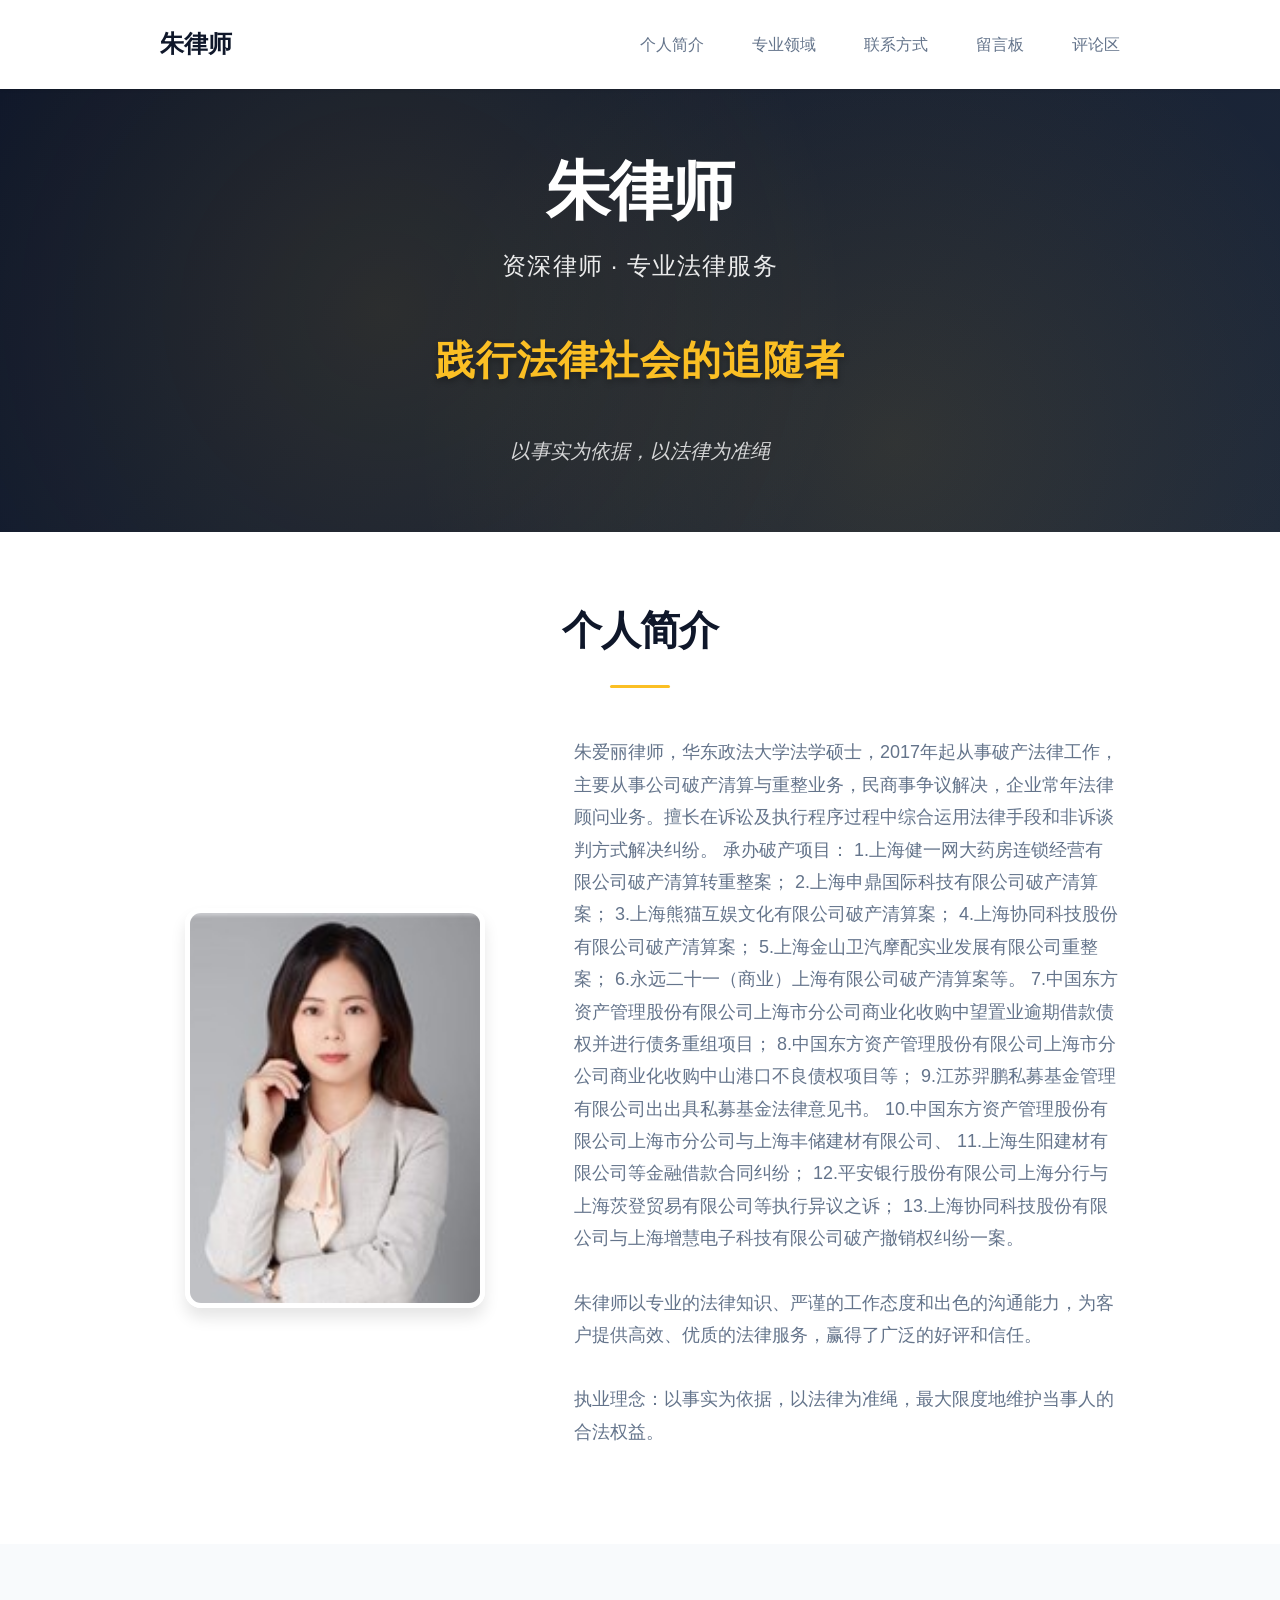
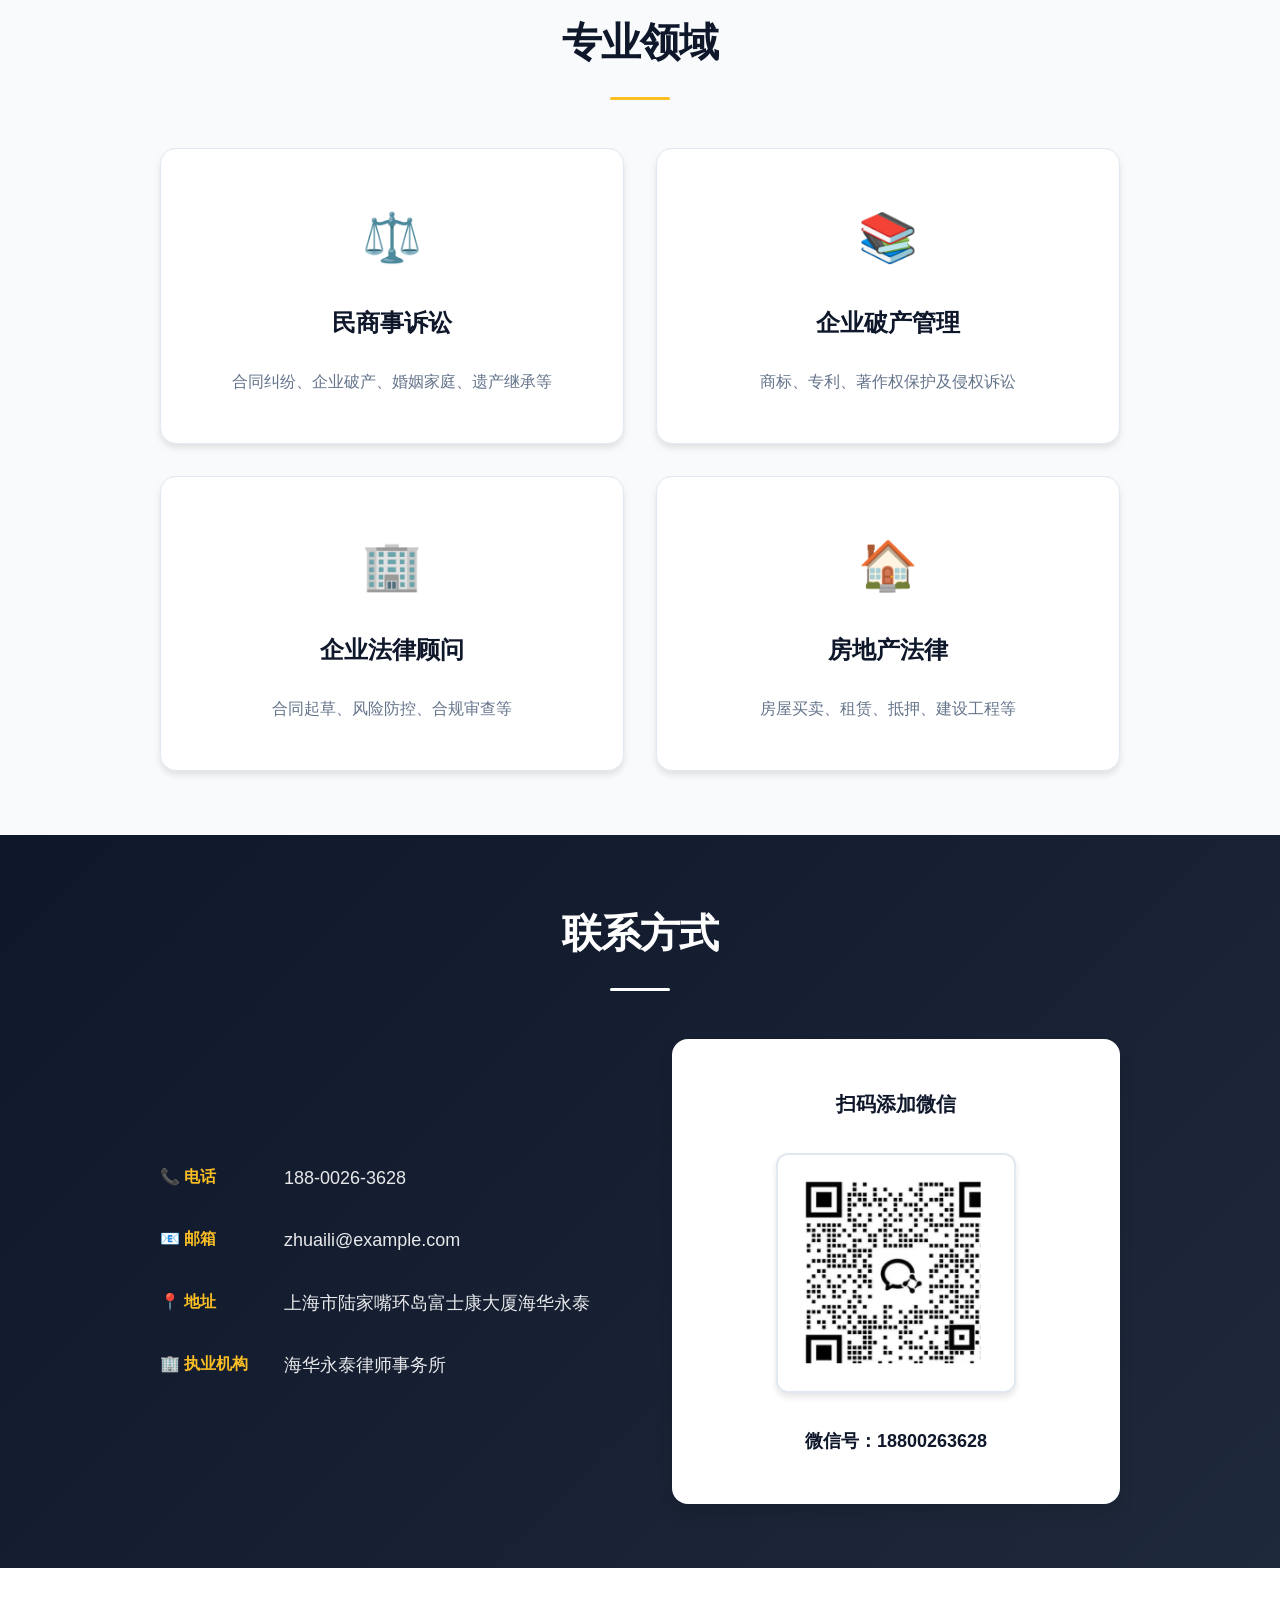
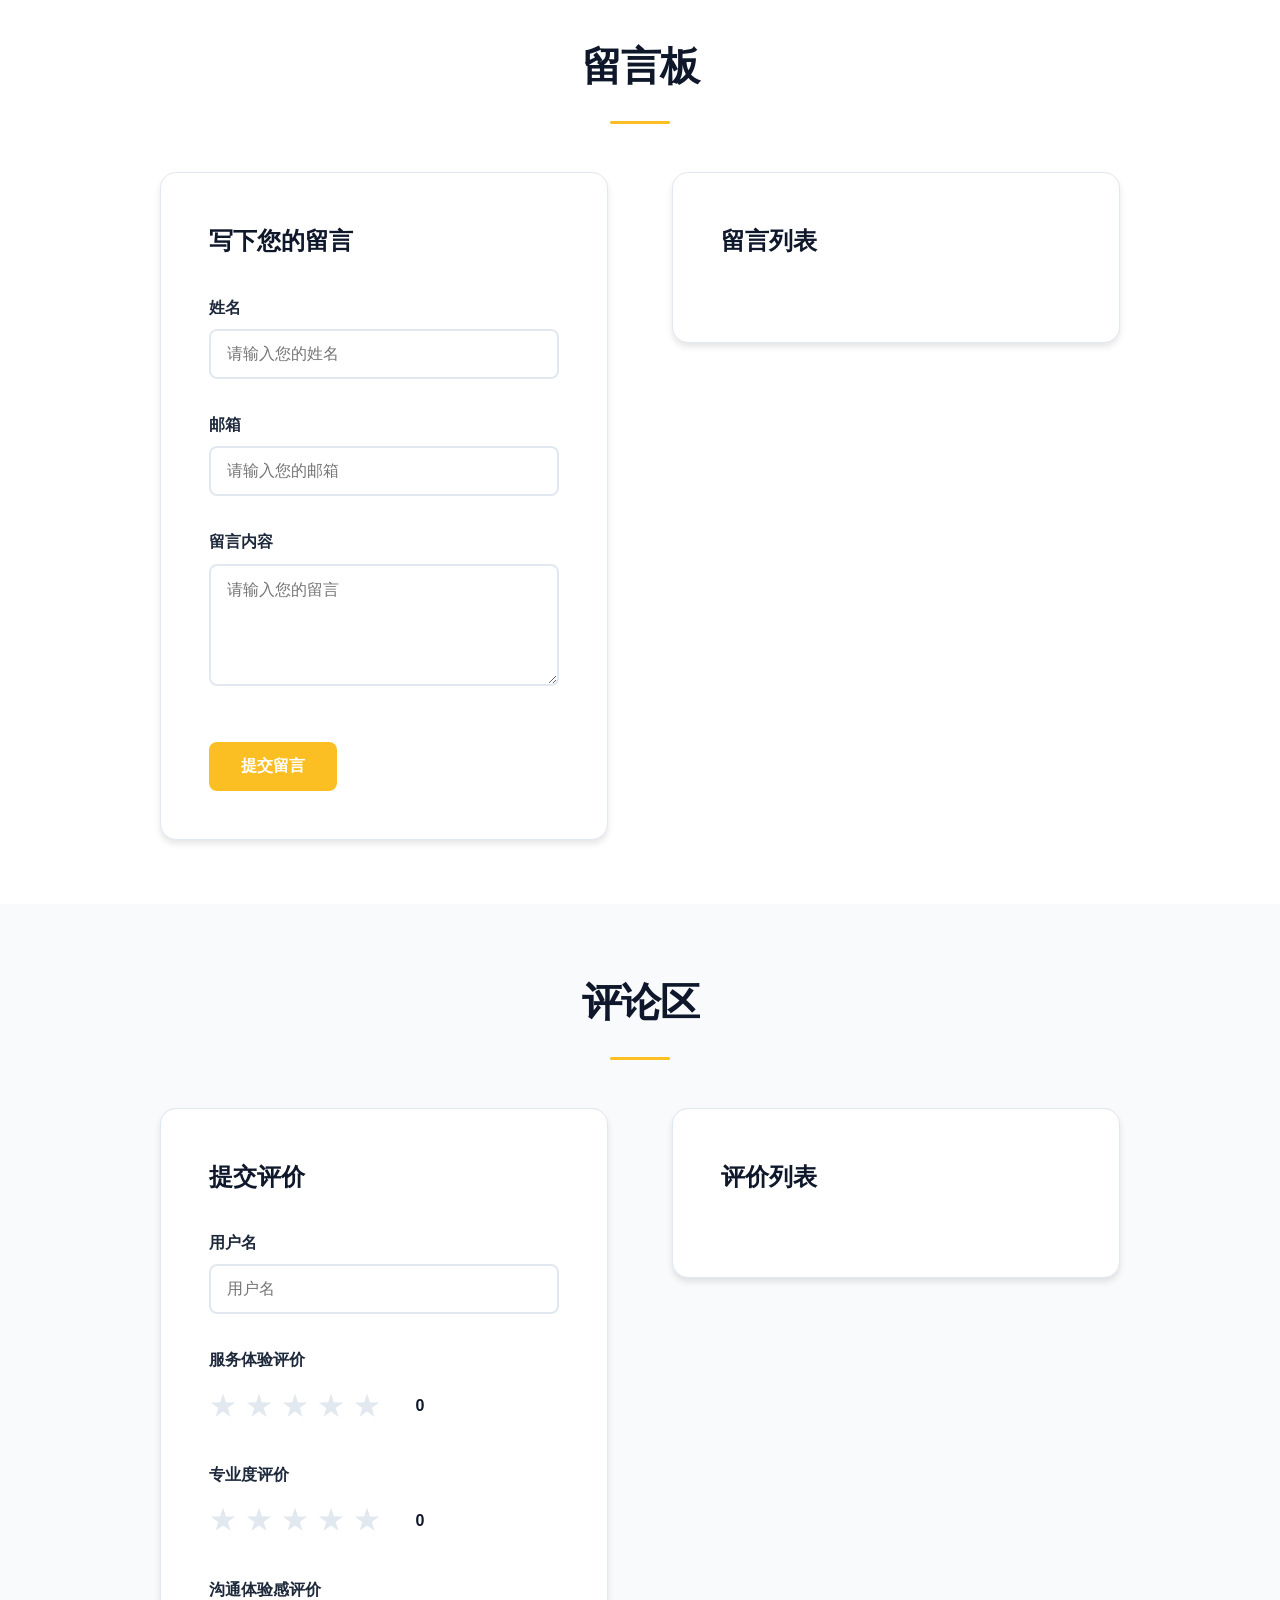
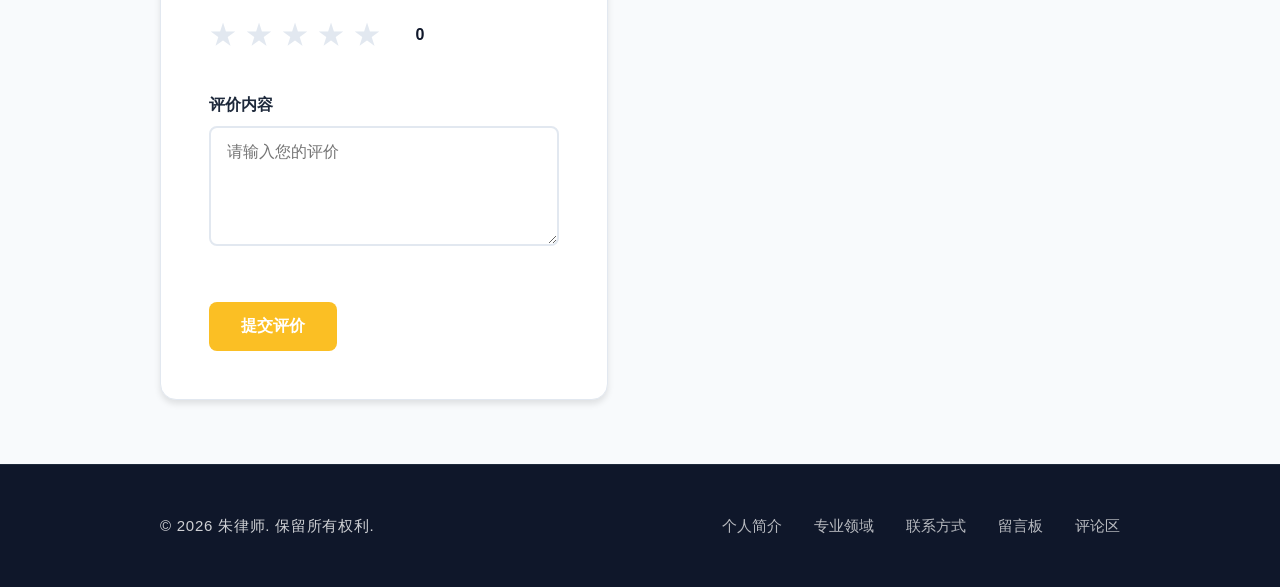
<file: index.html>
<!DOCTYPE html>
<html lang="zh-CN">
<head>
    <meta charset="UTF-8">
    <meta name="viewport" content="width=device-width, initial-scale=1.0">
    <title>朱律师 - 专业法律服务</title>
    <link rel="stylesheet" href="style.css">
</head>
<body>
    <!-- 启动页面 -->
    <div class="splash-screen">
        <div class="splash-content">
            <div class="splash-opening">
                <div class="main-text">法律不仅是保护被欺凌者的，也是保护欺凌者有一天不被欺凌的..........</div>
                <div class="main-text"></div>
                <div class="name-text">           朱爱丽律师</div>
            </div>
        </div>
    </div>
    
    <!-- 顶部导航栏 -->
    <nav class="navbar">
        <div class="container">
            <div class="navbar-brand">
                <span class="lawyer-name">朱律师</span>
            </div>
            <ul class="navbar-menu">
                <li><a href="#profile" class="navbar-link">个人简介</a></li>
                <li><a href="#expertise" class="navbar-link">专业领域</a></li>
                <li><a href="#contact" class="navbar-link">联系方式</a></li>
                <li><a href="#message-board" class="navbar-link">留言板</a></li>
                <li><a href="#reviews" class="navbar-link">评论区</a></li>
            </ul>
        </div>
    </nav>

    <!-- 英雄区域 -->
    <section class="hero">
        <div class="container">
            <div class="hero-content">
                <h1 class="hero-title">朱律师</h1>
                <p class="hero-subtitle">资深律师 · 专业法律服务</p>
                <div class="hero-opening">
                    <div class="opening-main">践行法律社会的追随者</div>
                    <div class="opening-name"></div>
                    <div class="opening-main"></div>
                </div>
                <div class="hero-tagline">以事实为依据，以法律为准绳</div>
            </div>
        </div>
    </section>

    <!-- 主要内容 -->
    <main class="main">
        <!-- 个人简介 -->
        <section id="profile" class="section profile-section">
            <div class="container">
                <h2 class="section-title">个人简介</h2>
                <div class="profile-content">
                    <div class="profile-image">
                        <img src="111.jpg" alt="朱律师" class="lawyer-photo">
                    </div>
                    <div class="profile-text">
                        <p class="profile-paragraph">
                            朱爱丽律师，华东政法大学法学硕士，2017年起从事破产法律工作，主要从事公司破产清算与重整业务，民商事争议解决，企业常年法律顾问业务。擅长在诉讼及执行程序过程中综合运用法律手段和非诉谈判方式解决纠纷。
承办破产项目：
1.上海健一网大药房连锁经营有限公司破产清算转重整案；                                                                   2.上海申鼎国际科技有限公司破产清算案；                                                                                       3.上海熊猫互娱文化有限公司破产清算案；                                                                                       4.上海协同科技股份有限公司破产清算案；
5.上海金山卫汽摩配实业发展有限公司重整案；
6.永远二十一（商业）上海有限公司破产清算案等。
7.中国东方资产管理股份有限公司上海市分公司商业化收购中望置业逾期借款债权并进行债务重组项目；
8.中国东方资产管理股份有限公司上海市分公司商业化收购中山港口不良债权项目等；
9.江苏羿鹏私募基金管理有限公司出出具私募基金法律意见书。
10.中国东方资产管理股份有限公司上海市分公司与上海丰储建材有限公司、
11.上海生阳建材有限公司等金融借款合同纠纷；
12.平安银行股份有限公司上海分行与上海茨登贸易有限公司等执行异议之诉；
13.上海协同科技股份有限公司与上海增慧电子科技有限公司破产撤销权纠纷一案。 


                        </p>
                        <p class="profile-paragraph">
                            朱律师以专业的法律知识、严谨的工作态度和出色的沟通能力，为客户提供高效、优质的法律服务，赢得了广泛的好评和信任。
                        </p>
                        <p class="profile-paragraph">
                            执业理念：以事实为依据，以法律为准绳，最大限度地维护当事人的合法权益。
                        </p>
                    </div>
                </div>
            </div>
        </section>

        <!-- 专业领域 -->
        <section id="expertise" class="section expertise-section">
            <div class="container">
                <h2 class="section-title">专业领域</h2>
                <div class="expertise-grid">
                    <a href="services/civil-commercial.html" class="expertise-card-link">
                        <div class="expertise-card">
                            <div class="expertise-icon">⚖️</div>
                            <h3 class="expertise-title">民商事诉讼</h3>
                            <p class="expertise-description">
                                合同纠纷、企业破产、婚姻家庭、遗产继承等
                            </p>
                        </div>
                    </a>
                    <a href="services/intellectual-property.html" class="expertise-card-link">
                        <div class="expertise-card">
                            <div class="expertise-icon">📚</div>
                            <h3 class="expertise-title">企业破产管理</h3>
                            <p class="expertise-description">
                                商标、专利、著作权保护及侵权诉讼
                            </p>
                        </div>
                    </a>
                    <a href="services/corporate-counsel.html" class="expertise-card-link">
                        <div class="expertise-card">
                            <div class="expertise-icon">🏢</div>
                            <h3 class="expertise-title">企业法律顾问</h3>
                            <p class="expertise-description">
                                合同起草、风险防控、合规审查等
                            </p>
                        </div>
                    </a>
                    <a href="services/real-estate.html" class="expertise-card-link">
                        <div class="expertise-card">
                            <div class="expertise-icon">🏠</div>
                            <h3 class="expertise-title">房地产法律</h3>
                            <p class="expertise-description">
                                房屋买卖、租赁、抵押、建设工程等
                            </p>
                        </div>
                    </a>
                </div>
            </div>
        </section>

        <!-- 联系方式 -->
        <section id="contact" class="section contact-section">
            <div class="container">
                <h2 class="section-title">联系方式</h2>
                <div class="contact-content">
                    <div class="contact-info">
                        <div class="contact-item">
                            <div class="contact-label">📞 电话</div>
                            <div class="contact-value">188-0026-3628</div>
                        </div>
                        <div class="contact-item">
                            <div class="contact-label">📧 邮箱</div>
                            <div class="contact-value">zhuaili@example.com</div>
                        </div>
                        <div class="contact-item">
                            <div class="contact-label">📍 地址</div>
                            <div class="contact-value">上海市陆家嘴环岛富士康大厦海华永泰</div>
                        </div>
                        <div class="contact-item">
                            <div class="contact-label">🏢 执业机构</div>
                            <div class="contact-value">海华永泰律师事务所</div>
                        </div>
                    </div>
                    <div class="contact-qr">
                        <h3 class="qr-title">扫码添加微信</h3>
                        <div class="qr-container">
                            <img src="222.jpg" alt="微信二维码" class="qr-image">
                        </div>
                        <div class="wechat-id">微信号：18800263628</div>
                    </div>
                </div>
            </div>
        </section>

        <!-- 留言板 -->
        <section id="message-board" class="section message-board-section">
            <div class="container">
                <h2 class="section-title">留言板</h2>
                <div class="message-board-content">
                    <!-- 留言表单 -->
                    <div class="message-form-container">
                        <h3 class="form-title">写下您的留言</h3>
                        <form id="message-form" class="message-form">
                            <div class="form-group">
                                <label for="name" class="form-label">姓名</label>
                                <input type="text" id="name" name="name" class="form-input" required placeholder="请输入您的姓名">
                            </div>
                            <div class="form-group">
                                <label for="email" class="form-label">邮箱</label>
                                <input type="email" id="email" name="email" class="form-input" required placeholder="请输入您的邮箱">
                            </div>
                            <div class="form-group">
                                <label for="message" class="form-label">留言内容</label>
                                <textarea id="message" name="message" class="form-textarea" rows="5" required placeholder="请输入您的留言"></textarea>
                            </div>
                            <button type="submit" class="btn submit-btn">提交留言</button>
                        </form>
                    </div>

                    <!-- 留言列表 -->
                    <div class="messages-container">
                        <h3 class="messages-title">留言列表</h3>
                        <div id="messages-list" class="messages-list">
                            <!-- 留言将通过JavaScript动态添加 -->
                        </div>
                    </div>
                </div>
            </div>
        </section>

        <!-- 评论区 -->
        <section id="reviews" class="section reviews-section">
            <div class="container">
                <h2 class="section-title">评论区</h2>
                <div class="reviews-content">
                    <!-- 评论表单 -->
                    <div class="review-form-container">
                        <h3 class="form-title">提交评价</h3>
                        <form id="review-form" class="review-form">
                            <div class="form-group">
                                <label for="reviewer-name" class="form-label">用户名</label>
                                <input type="text" id="reviewer-name" name="reviewer-name" class="form-input" required placeholder="用户名">
                            </div>
                            
                            <!-- 服务体验评价 -->
                            <div class="form-group">
                                <label class="form-label">服务体验评价</label>
                                <div class="rating-container">
                                    <div class="rating-stars" data-rating="service">
                                        <span class="star" data-value="1">★</span>
                                        <span class="star" data-value="2">★</span>
                                        <span class="star" data-value="3">★</span>
                                        <span class="star" data-value="4">★</span>
                                        <span class="star" data-value="5">★</span>
                                    </div>
                                    <span class="rating-value">0</span>
                                </div>
                            </div>
                            
                            <!-- 专业度评价 -->
                            <div class="form-group">
                                <label class="form-label">专业度评价</label>
                                <div class="rating-container">
                                    <div class="rating-stars" data-rating="professionalism">
                                        <span class="star" data-value="1">★</span>
                                        <span class="star" data-value="2">★</span>
                                        <span class="star" data-value="3">★</span>
                                        <span class="star" data-value="4">★</span>
                                        <span class="star" data-value="5">★</span>
                                    </div>
                                    <span class="rating-value">0</span>
                                </div>
                            </div>
                            
                            <!-- 沟通体验感评价 -->
                            <div class="form-group">
                                <label class="form-label">沟通体验感评价</label>
                                <div class="rating-container">
                                    <div class="rating-stars" data-rating="communication">
                                        <span class="star" data-value="1">★</span>
                                        <span class="star" data-value="2">★</span>
                                        <span class="star" data-value="3">★</span>
                                        <span class="star" data-value="4">★</span>
                                        <span class="star" data-value="5">★</span>
                                    </div>
                                    <span class="rating-value">0</span>
                                </div>
                            </div>
                            
                            <div class="form-group">
                                <label for="review-content" class="form-label">评价内容</label>
                                <textarea id="review-content" name="review-content" class="form-textarea" rows="4" required placeholder="请输入您的评价"></textarea>
                            </div>
                            
                            <button type="submit" class="btn submit-btn">提交评价</button>
                        </form>
                    </div>

                    <!-- 评价列表 -->
                    <div class="reviews-container">
                        <h3 class="reviews-title">评价列表</h3>
                        <div id="reviews-list" class="reviews-list">
                            <!-- 评价将通过JavaScript动态添加 -->
                        </div>
                    </div>
                </div>
            </div>
        </section>
    </main>

    <!-- 页脚 -->
    <footer class="footer">
        <div class="container">
            <div class="footer-content">
                <div class="footer-text">
                    © 2026 朱律师. 保留所有权利.
                </div>
                <div class="footer-links">
                    <a href="#profile" class="footer-link">个人简介</a>
                    <a href="#expertise" class="footer-link">专业领域</a>
                    <a href="#contact" class="footer-link">联系方式</a>
                    <a href="#message-board" class="footer-link">留言板</a>
                    <a href="#reviews" class="footer-link">评论区</a>
                </div>
            </div>
        </div>
    </footer>
    
    <!-- 启动页面自动隐藏脚本 -->
    <script>
        // 页面加载后2秒自动隐藏启动页面
        window.addEventListener('load', function() {
            setTimeout(function() {
                const splashScreen = document.querySelector('.splash-screen');
                splashScreen.classList.add('hidden');
            }, 2000);
        });
    </script>

    <!-- 留言板功能脚本 -->
    <script>
        // 页面加载时显示已保存的留言和评价
        document.addEventListener('DOMContentLoaded', function() {
            loadMessages();
            loadReviews();
            initRatingStars();
        });

        // 获取留言表单和留言列表
        const messageForm = document.getElementById('message-form');
        const messagesList = document.getElementById('messages-list');

        // 监听表单提交事件
        messageForm.addEventListener('submit', function(e) {
            e.preventDefault();
            
            // 获取表单数据
            const name = document.getElementById('name').value;
            const email = document.getElementById('email').value;
            const message = document.getElementById('message').value;
            
            // 创建留言对象
            const newMessage = {
                id: Date.now(), // 使用时间戳作为唯一ID
                name: name,
                email: email,
                message: message,
                date: new Date().toLocaleString('zh-CN') // 格式化日期
            };
            
            // 保存留言
            saveMessage(newMessage);
            
            // 显示新留言
            displayMessage(newMessage);
            
            // 清空表单
            messageForm.reset();
        });

        // 保存留言到localStorage
        function saveMessage(message) {
            // 获取现有留言
            let messages = JSON.parse(localStorage.getItem('messages')) || [];
            
            // 添加新留言
            messages.unshift(message); // 添加到数组开头，最新的留言显示在最上面
            
            // 保存回localStorage
            localStorage.setItem('messages', JSON.stringify(messages));
        }

        // 加载所有留言
        function loadMessages() {
            // 获取现有留言
            let messages = JSON.parse(localStorage.getItem('messages')) || [];
            
            // 清空留言列表
            messagesList.innerHTML = '';
            
            // 显示所有留言
            messages.forEach(message => {
                displayMessage(message);
            });
        }

        // 加密函数，只显示第一位和末尾
        function encryptText(text) {
            if (!text || text.length <= 2) {
                return text;
            }
            const firstChar = text[0];
            const lastChar = text[text.length - 1];
            const middleLength = text.length - 2;
            const encryptedMiddle = '*'.repeat(middleLength);
            return firstChar + encryptedMiddle + lastChar;
        }

        // 显示单个留言
        function displayMessage(message) {
            // 创建留言元素
            const messageItem = document.createElement('div');
            messageItem.className = 'message-item';
            
            // 加密邮箱和留言内容
            const encryptedEmail = encryptText(message.email);
            const encryptedMessage = encryptText(message.message);
            
            // 构建留言HTML
            messageItem.innerHTML = `
                <div class="message-header">
                    <div class="message-name">${escapeHtml(message.name)}</div>
                    <div class="message-date">${message.date}</div>
                </div>
                <div class="message-content">${escapeHtml(encryptedMessage)}</div>
                <div class="message-email">${escapeHtml(encryptedEmail)}</div>
            `;
            
            // 添加到留言列表
            messagesList.appendChild(messageItem);
        }

        // HTML转义函数，防止XSS攻击
        function escapeHtml(text) {
            const div = document.createElement('div');
            div.textContent = text;
            return div.innerHTML;
        }

        // 评论区功能
        // 初始化星级评分
        function initRatingStars() {
            const ratingStars = document.querySelectorAll('.rating-stars');
            
            ratingStars.forEach(container => {
                const stars = container.querySelectorAll('.star');
                
                stars.forEach(star => {
                    star.addEventListener('click', function() {
                        const value = parseInt(this.dataset.value);
                        setRating(container, value);
                    });
                });
            });
        }

        // 设置星级评分
        function setRating(container, value) {
            const stars = container.querySelectorAll('.star');
            const ratingValue = container.nextElementSibling;
            
            stars.forEach(star => {
                const starValue = parseInt(star.dataset.value);
                if (starValue <= value) {
                    star.classList.add('active');
                } else {
                    star.classList.remove('active');
                }
            });
            
            ratingValue.textContent = value;
        }

        // 获取评论表单和评论列表
        const reviewForm = document.getElementById('review-form');
        const reviewsList = document.getElementById('reviews-list');

        // 获取用户IP地址（使用第三方服务）
        function getUserIP() {
            return new Promise((resolve) => {
                // 尝试使用ipify.org获取IP地址
                fetch('https://api.ipify.org?format=json')
                    .then(response => response.json())
                    .then(data => {
                        resolve(data.ip);
                    })
                    .catch(() => {
                        // 如果获取失败，使用一个临时的唯一标识符
                        // 注意：这不是真正的IP，但可以在本地测试时使用
                        const tempIP = 'local-' + Math.random().toString(36).substr(2, 9);
                        resolve(tempIP);
                    });
            });
        }

        // 检查IP是否已经评论过
        function hasUserReviewed(ip) {
            const reviewedIPs = JSON.parse(localStorage.getItem('reviewedIPs')) || [];
            return reviewedIPs.includes(ip);
        }

        // 保存已评论的IP
        function saveReviewedIP(ip) {
            const reviewedIPs = JSON.parse(localStorage.getItem('reviewedIPs')) || [];
            if (!reviewedIPs.includes(ip)) {
                reviewedIPs.push(ip);
                localStorage.setItem('reviewedIPs', JSON.stringify(reviewedIPs));
            }
        }

        // 监听评论表单提交事件
        reviewForm.addEventListener('submit', async function(e) {
            e.preventDefault();
            
            // 获取用户IP
            const userIP = await getUserIP();
            
            // 检查IP是否已经评论过
            if (hasUserReviewed(userIP)) {
                alert('您已经提交过评价，每个IP只能评论一次');
                return;
            }
            
            // 获取表单数据
            const reviewerName = document.getElementById('reviewer-name').value;
            const reviewContent = document.getElementById('review-content').value;
            
            // 获取评分
            const serviceRating = parseInt(document.querySelector('[data-rating="service"]').nextElementSibling.textContent);
            const professionalismRating = parseInt(document.querySelector('[data-rating="professionalism"]').nextElementSibling.textContent);
            const communicationRating = parseInt(document.querySelector('[data-rating="communication"]').nextElementSibling.textContent);
            
            // 验证评分
            if (serviceRating === 0 || professionalismRating === 0 || communicationRating === 0) {
                alert('请完成所有评分项');
                return;
            }
            
            // 创建评价对象
            const newReview = {
                id: Date.now(),
                name: reviewerName,
                content: reviewContent,
                ratings: {
                    service: serviceRating,
                    professionalism: professionalismRating,
                    communication: communicationRating
                },
                ip: userIP, // 存储IP（可选）
                date: new Date().toLocaleString('zh-CN')
            };
            
            // 保存评价
            saveReview(newReview);
            
            // 保存已评论的IP
            saveReviewedIP(userIP);
            
            // 显示新评价
            displayReview(newReview);
            
            // 清空表单
            reviewForm.reset();
            
            // 重置评分
            resetRatings();
        });

        // 重置评分
        function resetRatings() {
            const ratingStars = document.querySelectorAll('.rating-stars');
            
            ratingStars.forEach(container => {
                setRating(container, 0);
            });
        }

        // 保存评价到localStorage
        function saveReview(review) {
            // 获取现有评价
            let reviews = JSON.parse(localStorage.getItem('reviews')) || [];
            
            // 添加新评价
            reviews.unshift(review);
            
            // 保存回localStorage
            localStorage.setItem('reviews', JSON.stringify(reviews));
        }

        // 加载所有评价
        function loadReviews() {
            // 获取现有评价
            let reviews = JSON.parse(localStorage.getItem('reviews')) || [];
            
            // 清空评价列表
            reviewsList.innerHTML = '';
            
            // 显示所有评价
            reviews.forEach(review => {
                displayReview(review);
            });
        }

        // 显示单个评价
        function displayReview(review) {
            // 创建评价元素
            const reviewItem = document.createElement('div');
            reviewItem.className = 'review-item';
            
            // 构建评价HTML
            reviewItem.innerHTML = `
                <div class="review-header">
                    <div class="review-name">${escapeHtml(review.name)}</div>
                    <div class="review-date">${review.date}</div>
                </div>
                <div class="review-ratings">
                    <div class="review-rating-item">
                        <span class="review-rating-label">服务体验</span>
                        <div class="review-rating-stars">
                            ${generateRatingStars(review.ratings.service)}
                        </div>
                    </div>
                    <div class="review-rating-item">
                        <span class="review-rating-label">专业度</span>
                        <div class="review-rating-stars">
                            ${generateRatingStars(review.ratings.professionalism)}
                        </div>
                    </div>
                    <div class="review-rating-item">
                        <span class="review-rating-label">沟通体验感</span>
                        <div class="review-rating-stars">
                            ${generateRatingStars(review.ratings.communication)}
                        </div>
                    </div>
                </div>
                <div class="review-content">${escapeHtml(review.content)}</div>
            `;
            
            // 添加到评价列表
            reviewsList.appendChild(reviewItem);
        }

        // 生成星级评分HTML
        function generateRatingStars(rating) {
            let starsHtml = '';
            for (let i = 1; i <= 5; i++) {
                starsHtml += '<span class="review-rating-star">★</span>';
            }
            return starsHtml;
        }
    </script>
</body>
</html>
</file>
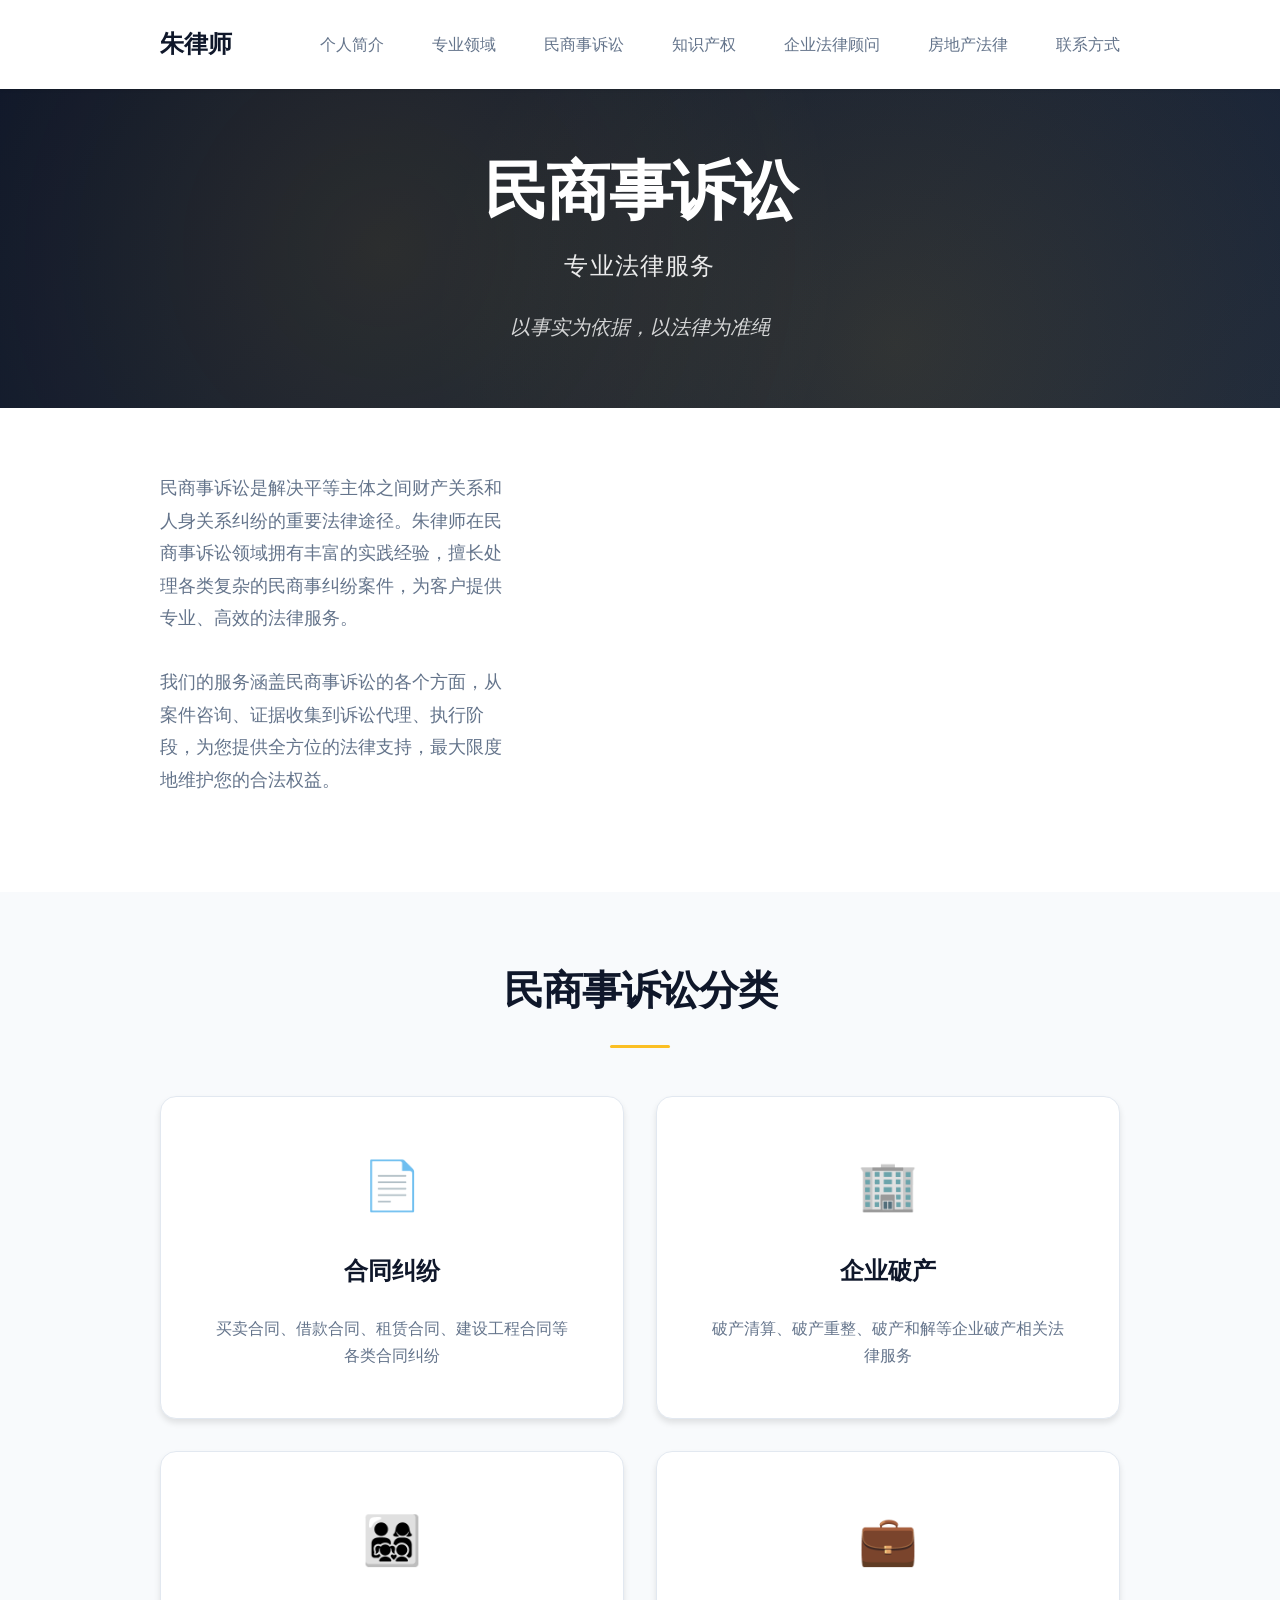
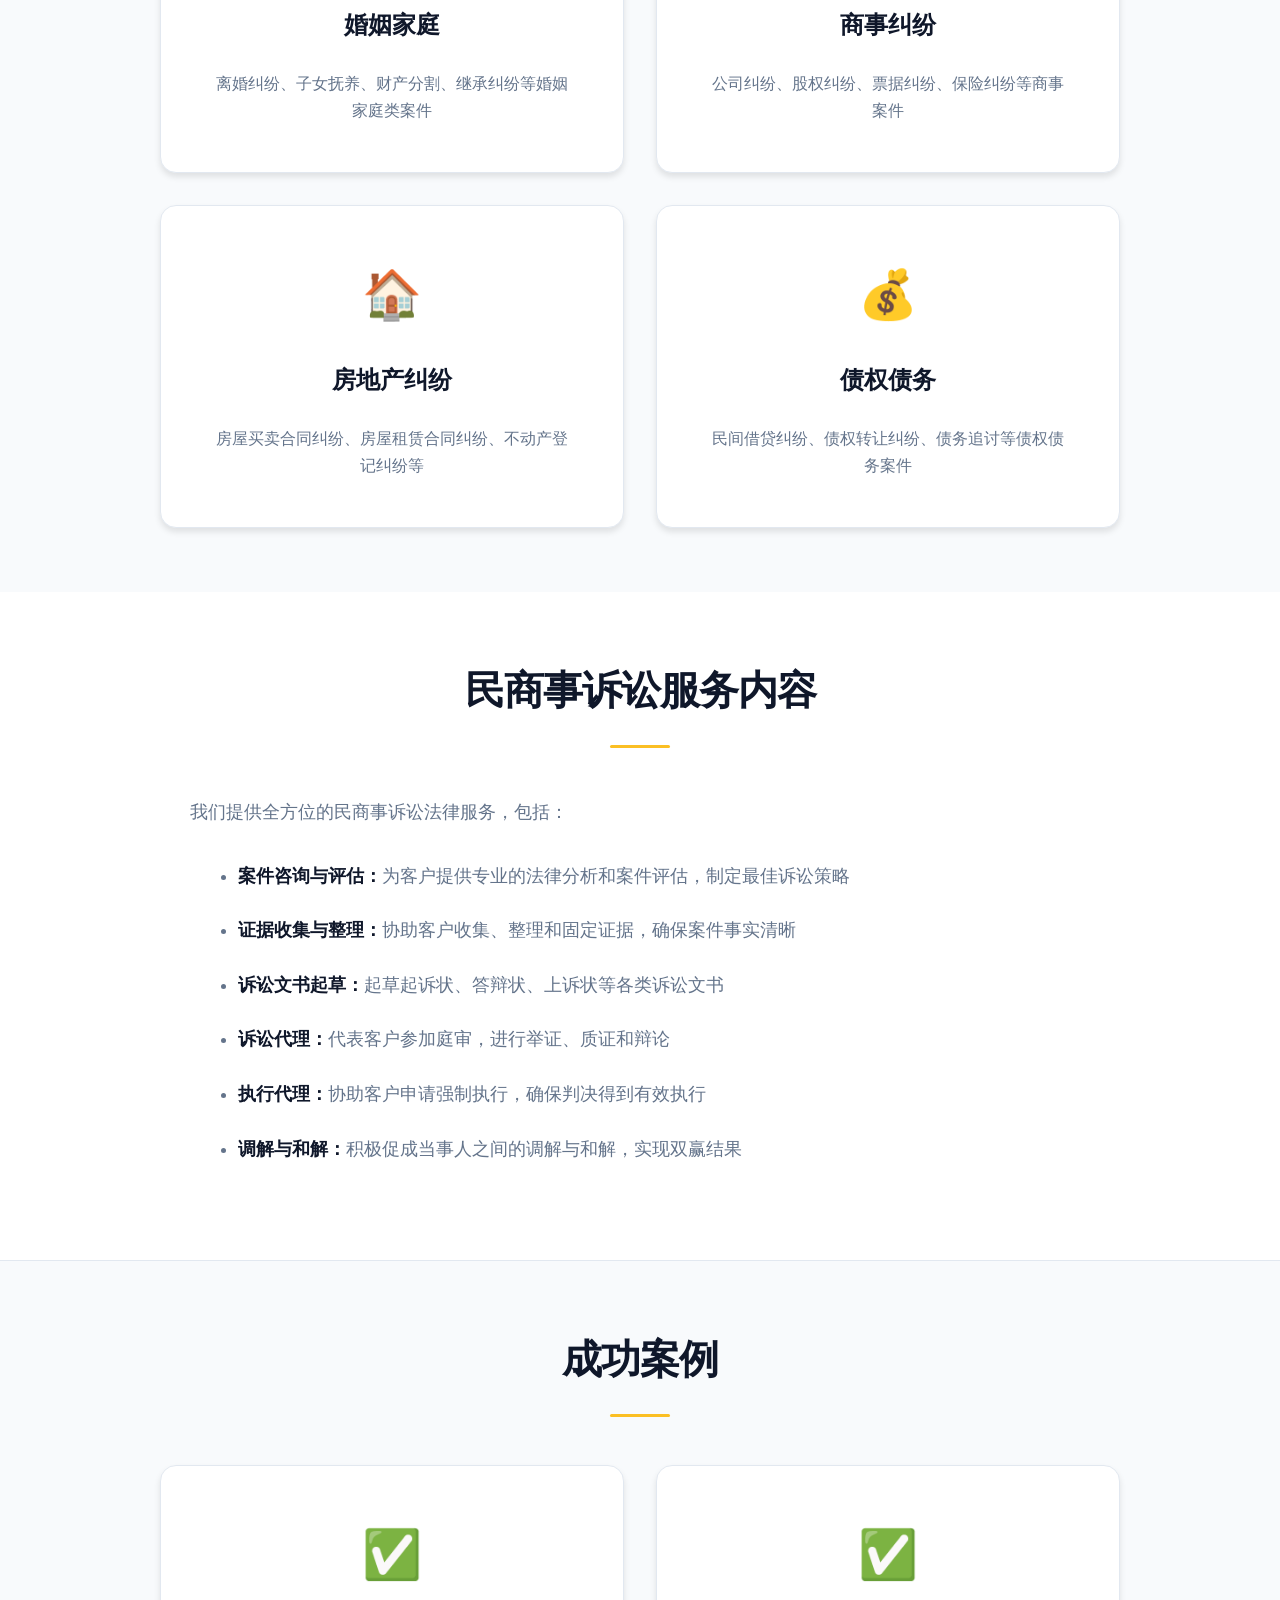
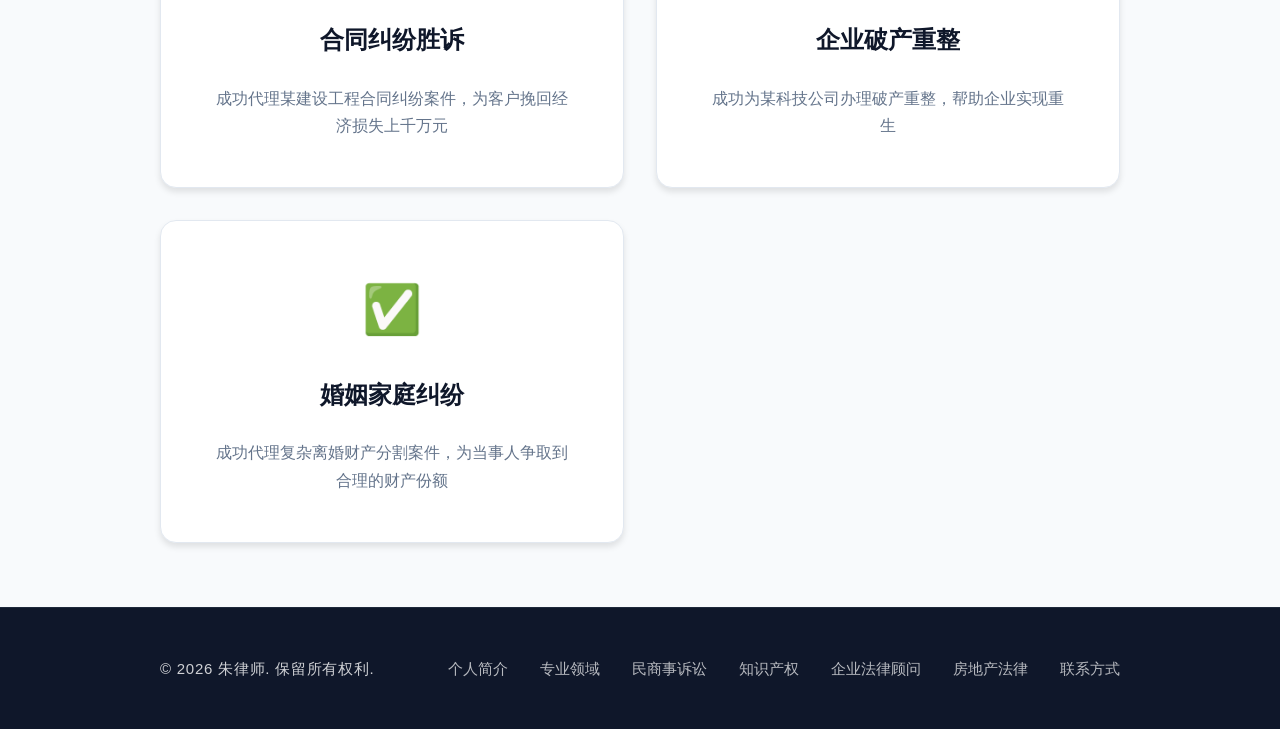
<file: services/civil-commercial.html>
<!DOCTYPE html>
<html lang="zh-CN">
<head>
    <meta charset="UTF-8">
    <meta name="viewport" content="width=device-width, initial-scale=1.0">
    <title>民商事诉讼 - 朱律师</title>
    <link rel="stylesheet" href="../style.css">
</head>
<body>
    <!-- 顶部导航栏 -->
    <nav class="navbar">
        <div class="container">
            <div class="navbar-brand">
                <span class="lawyer-name">朱律师</span>
            </div>
            <ul class="navbar-menu">
                <li><a href="../index .html#profile" class="navbar-link">个人简介</a></li>
                <li><a href="../index .html#expertise" class="navbar-link">专业领域</a></li>
                <li><a href="civil-commercial.html" class="navbar-link">民商事诉讼</a></li>
                <li><a href="intellectual-property.html" class="navbar-link">知识产权</a></li>
                <li><a href="corporate-counsel.html" class="navbar-link">企业法律顾问</a></li>
                <li><a href="real-estate.html" class="navbar-link">房地产法律</a></li>
                <li><a href="../index .html#contact" class="navbar-link">联系方式</a></li>
            </ul>
        </div>
    </nav>

    <!-- 英雄区域 -->
    <section class="hero">
        <div class="container">
            <div class="hero-content">
                <h1 class="hero-title">民商事诉讼</h1>
                <p class="hero-subtitle">专业法律服务</p>
                <div class="hero-tagline">以事实为依据，以法律为准绳</div>
            </div>
        </div>
    </section>

    <!-- 主要内容 -->
    <main class="main">
        <!-- 民商事诉讼介绍 -->
        <section class="section profile-section">
            <div class="container">
                <div class="profile-content">
                    <div class="profile-text">
                        <p class="profile-paragraph">
                            民商事诉讼是解决平等主体之间财产关系和人身关系纠纷的重要法律途径。朱律师在民商事诉讼领域拥有丰富的实践经验，擅长处理各类复杂的民商事纠纷案件，为客户提供专业、高效的法律服务。
                        </p>
                        <p class="profile-paragraph">
                            我们的服务涵盖民商事诉讼的各个方面，从案件咨询、证据收集到诉讼代理、执行阶段，为您提供全方位的法律支持，最大限度地维护您的合法权益。
                        </p>
                    </div>
                </div>
            </div>
        </section>

        <!-- 民商事诉讼分类 -->
        <section class="section expertise-section">
            <div class="container">
                <h2 class="section-title">民商事诉讼分类</h2>
                <div class="expertise-grid">
                    <div class="expertise-card">
                        <div class="expertise-icon">📄</div>
                        <h3 class="expertise-title">合同纠纷</h3>
                        <p class="expertise-description">
                            买卖合同、借款合同、租赁合同、建设工程合同等各类合同纠纷
                        </p>
                    </div>
                    <div class="expertise-card">
                        <div class="expertise-icon">🏢</div>
                        <h3 class="expertise-title">企业破产</h3>
                        <p class="expertise-description">
                            破产清算、破产重整、破产和解等企业破产相关法律服务
                        </p>
                    </div>
                    <div class="expertise-card">
                        <div class="expertise-icon">👨‍👩‍👧‍👦</div>
                        <h3 class="expertise-title">婚姻家庭</h3>
                        <p class="expertise-description">
                            离婚纠纷、子女抚养、财产分割、继承纠纷等婚姻家庭类案件
                        </p>
                    </div>
                    <div class="expertise-card">
                        <div class="expertise-icon">💼</div>
                        <h3 class="expertise-title">商事纠纷</h3>
                        <p class="expertise-description">
                            公司纠纷、股权纠纷、票据纠纷、保险纠纷等商事案件
                        </p>
                    </div>
                    <div class="expertise-card">
                        <div class="expertise-icon">🏠</div>
                        <h3 class="expertise-title">房地产纠纷</h3>
                        <p class="expertise-description">
                            房屋买卖合同纠纷、房屋租赁合同纠纷、不动产登记纠纷等
                        </p>
                    </div>
                    <div class="expertise-card">
                        <div class="expertise-icon">💰</div>
                        <h3 class="expertise-title">债权债务</h3>
                        <p class="expertise-description">
                            民间借贷纠纷、债权转让纠纷、债务追讨等债权债务案件
                        </p>
                    </div>
                </div>
            </div>
        </section>

        <!-- 服务内容 -->
        <section class="section service-section">
            <div class="container">
                <h2 class="section-title">民商事诉讼服务内容</h2>
                <div class="service-content">
                    <p>我们提供全方位的民商事诉讼法律服务，包括：</p>
                    <ul>
                        <li><strong>案件咨询与评估：</strong>为客户提供专业的法律分析和案件评估，制定最佳诉讼策略</li>
                        <li><strong>证据收集与整理：</strong>协助客户收集、整理和固定证据，确保案件事实清晰</li>
                        <li><strong>诉讼文书起草：</strong>起草起诉状、答辩状、上诉状等各类诉讼文书</li>
                        <li><strong>诉讼代理：</strong>代表客户参加庭审，进行举证、质证和辩论</li>
                        <li><strong>执行代理：</strong>协助客户申请强制执行，确保判决得到有效执行</li>
                        <li><strong>调解与和解：</strong>积极促成当事人之间的调解与和解，实现双赢结果</li>
                    </ul>
                </div>
            </div>
        </section>

        <!-- 成功案例 -->
        <section class="section expertise-section">
            <div class="container">
                <h2 class="section-title">成功案例</h2>
                <div class="expertise-grid">
                    <div class="expertise-card">
                        <div class="expertise-icon">✅</div>
                        <h3 class="expertise-title">合同纠纷胜诉</h3>
                        <p class="expertise-description">
                            成功代理某建设工程合同纠纷案件，为客户挽回经济损失上千万元
                        </p>
                    </div>
                    <div class="expertise-card">
                        <div class="expertise-icon">✅</div>
                        <h3 class="expertise-title">企业破产重整</h3>
                        <p class="expertise-description">
                            成功为某科技公司办理破产重整，帮助企业实现重生
                        </p>
                    </div>
                    <div class="expertise-card">
                        <div class="expertise-icon">✅</div>
                        <h3 class="expertise-title">婚姻家庭纠纷</h3>
                        <p class="expertise-description">
                            成功代理复杂离婚财产分割案件，为当事人争取到合理的财产份额
                        </p>
                    </div>
                </div>
            </div>
        </section>
    </main>

    <!-- 页脚 -->
    <footer class="footer">
        <div class="container">
            <div class="footer-content">
                <div class="footer-text">
                    © 2026 朱律师. 保留所有权利.
                </div>
                <div class="footer-links">
                    <a href="../index .html#profile" class="footer-link">个人简介</a>
                    <a href="../index .html#expertise" class="footer-link">专业领域</a>
                    <a href="civil-commercial.html" class="footer-link">民商事诉讼</a>
                    <a href="intellectual-property.html" class="footer-link">知识产权</a>
                    <a href="corporate-counsel.html" class="footer-link">企业法律顾问</a>
                    <a href="real-estate.html" class="footer-link">房地产法律</a>
                    <a href="../index .html#contact" class="footer-link">联系方式</a>
                </div>
            </div>
        </div>
    </footer>
</body>
</html>
</file>
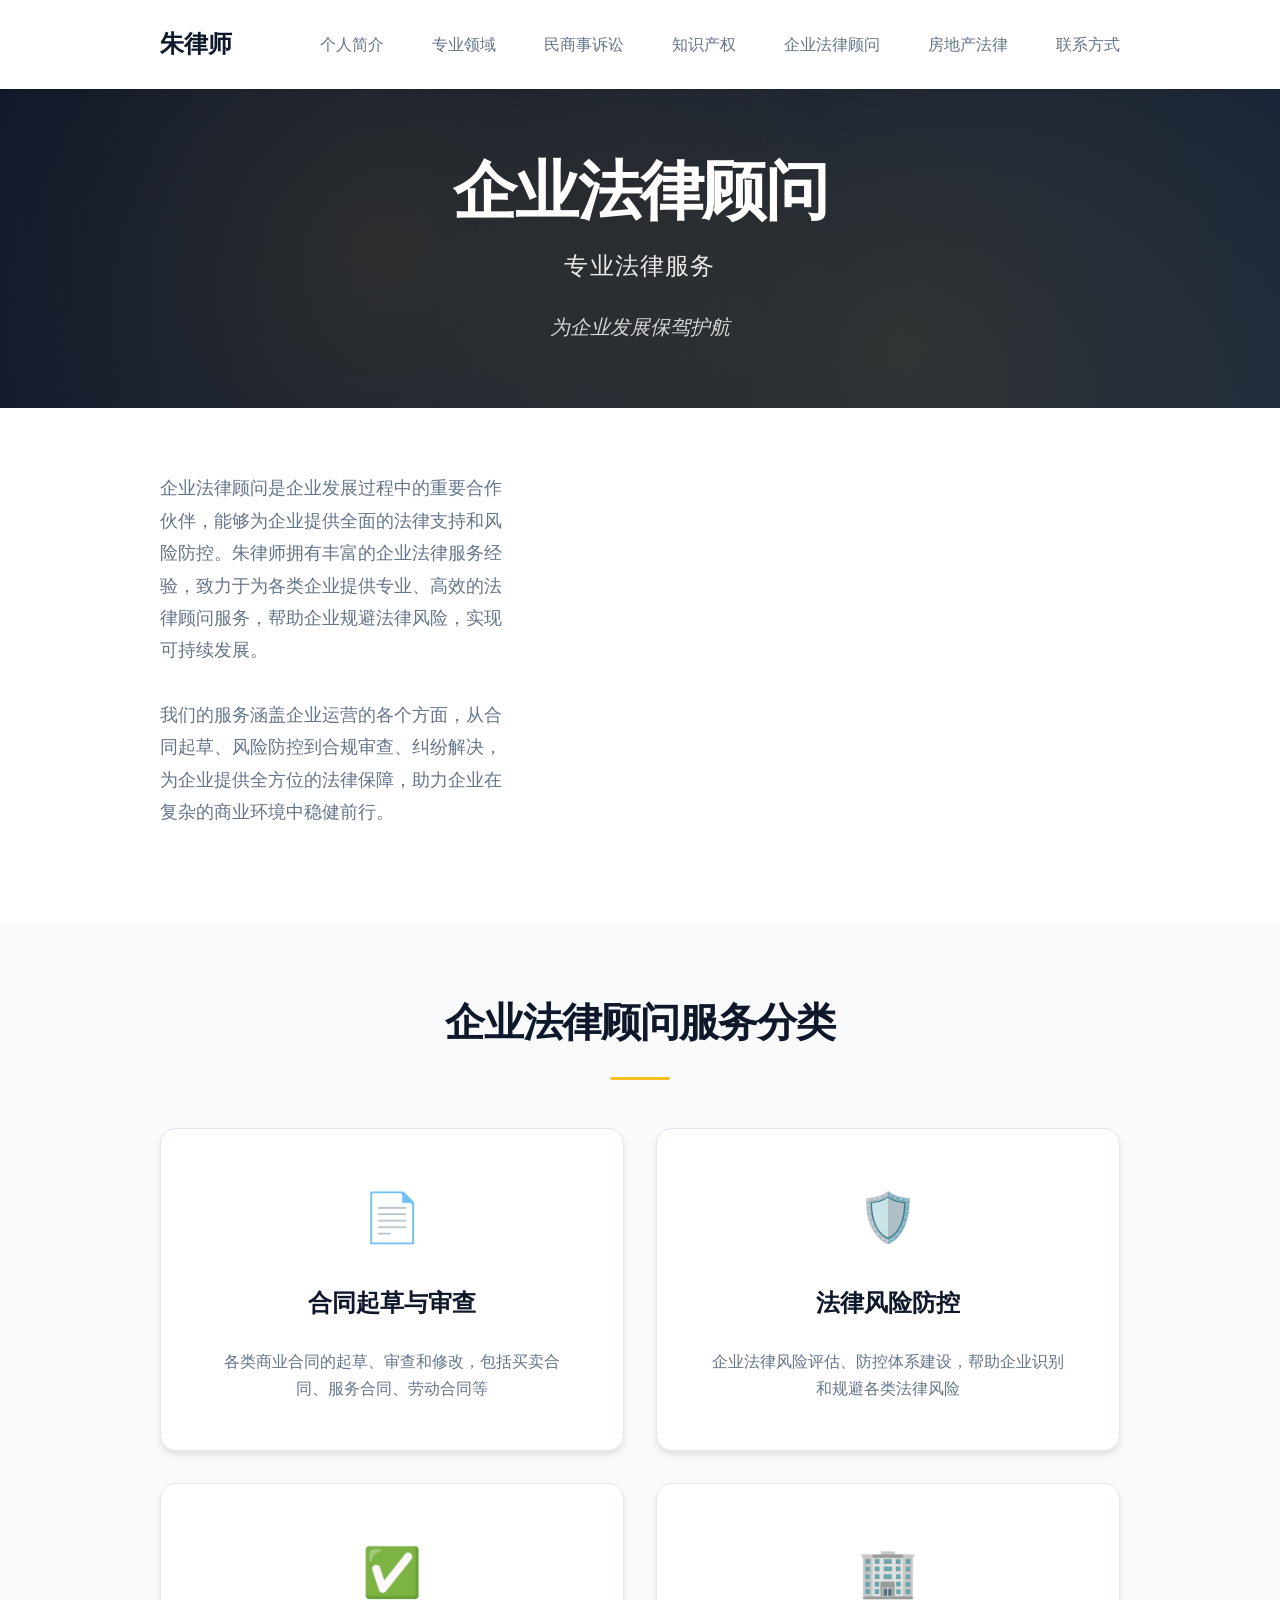
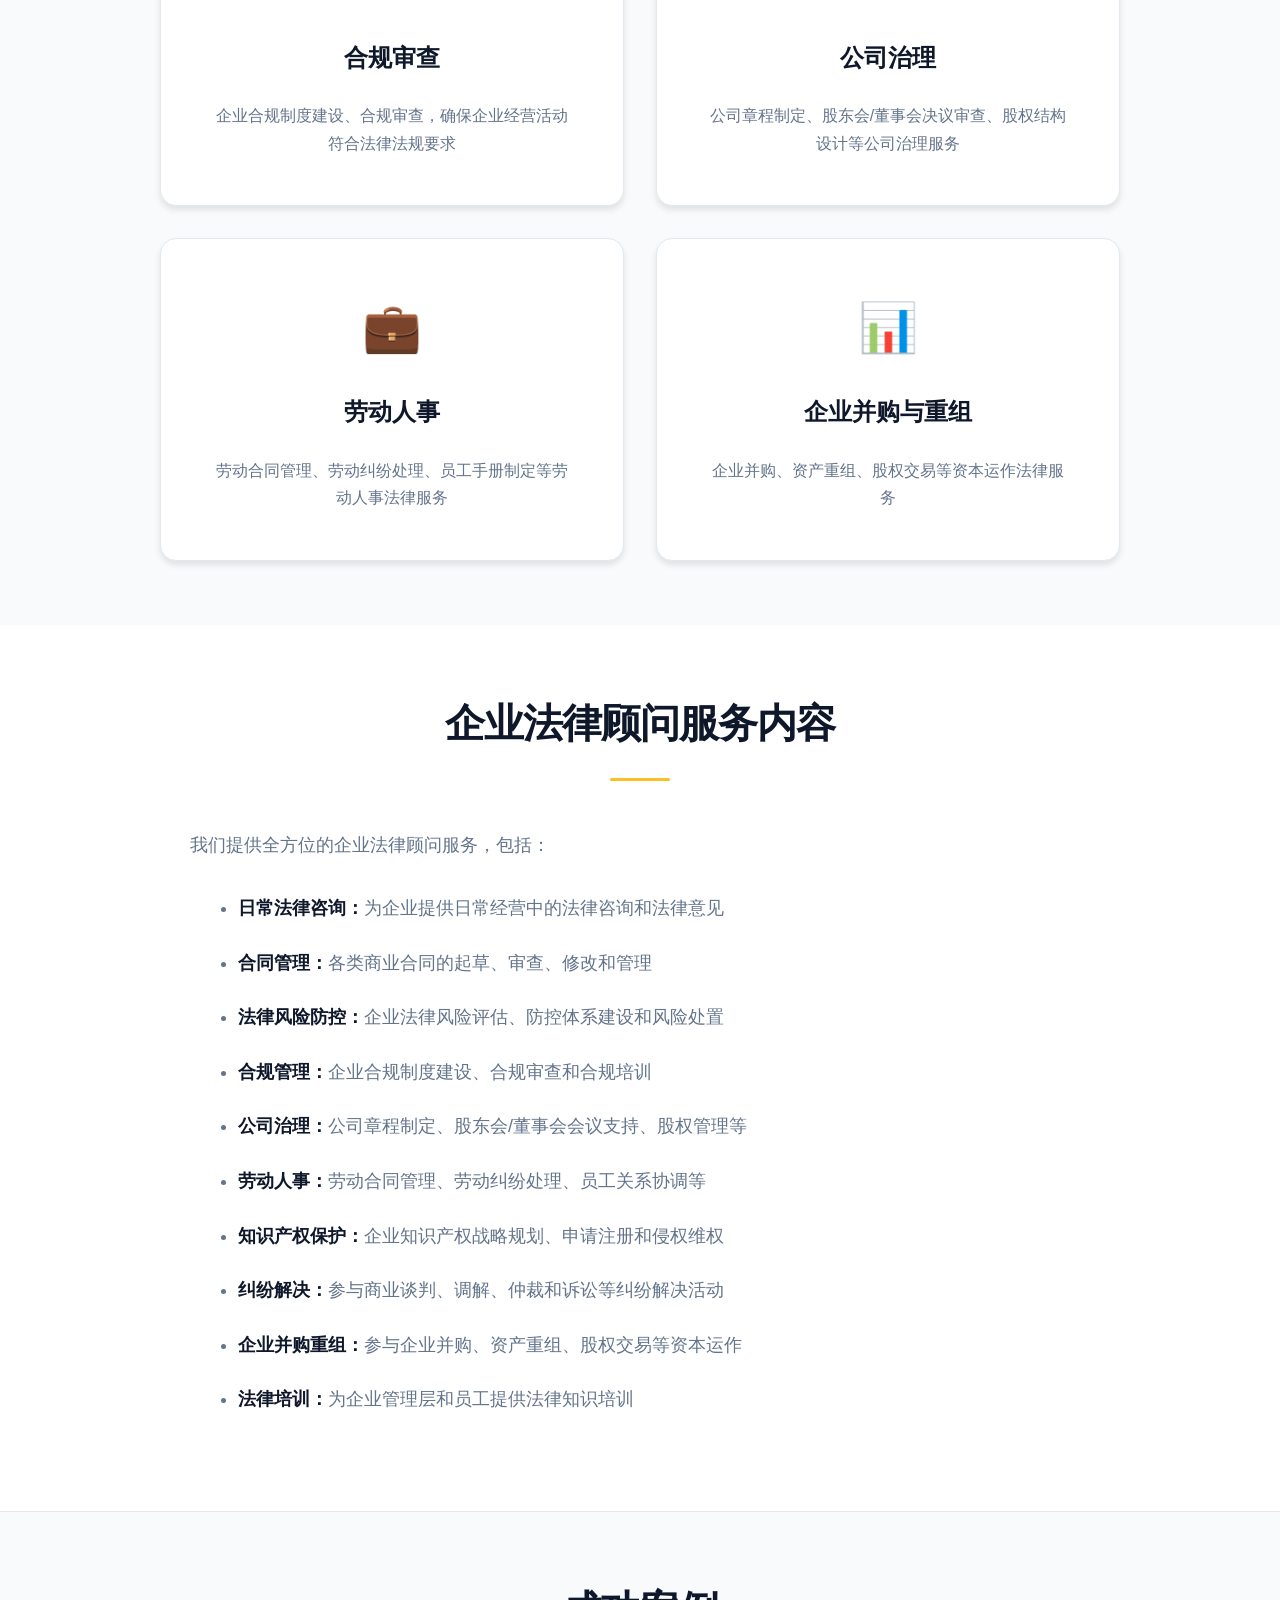
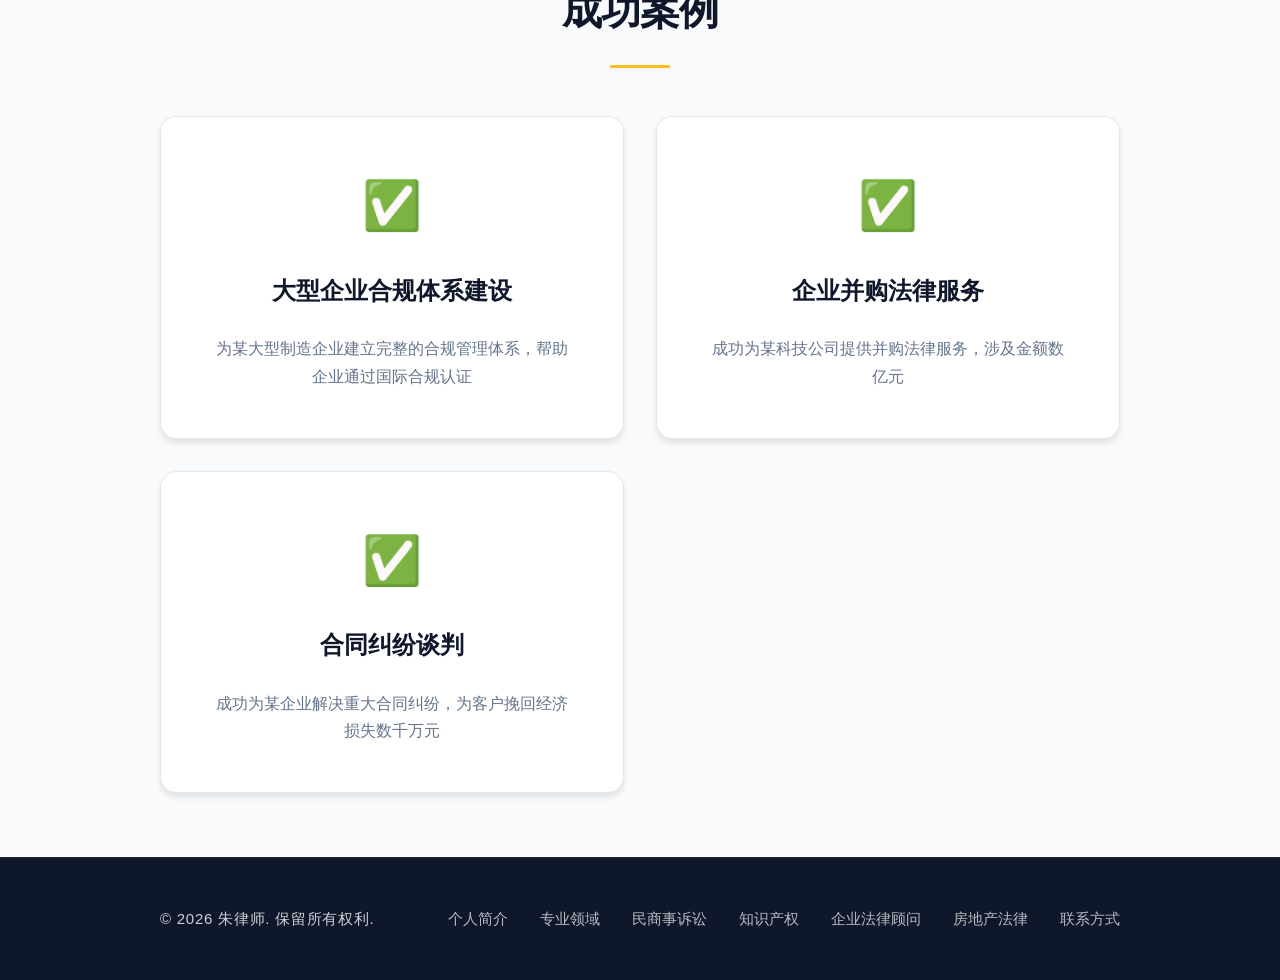
<file: services/corporate-counsel.html>
<!DOCTYPE html>
<html lang="zh-CN">
<head>
    <meta charset="UTF-8">
    <meta name="viewport" content="width=device-width, initial-scale=1.0">
    <title>企业法律顾问 - 朱律师</title>
    <link rel="stylesheet" href="../style.css">
</head>
<body>
    <!-- 顶部导航栏 -->
    <nav class="navbar">
        <div class="container">
            <div class="navbar-brand">
                <span class="lawyer-name">朱律师</span>
            </div>
            <ul class="navbar-menu">
                <li><a href="../index .html#profile" class="navbar-link">个人简介</a></li>
                <li><a href="../index .html#expertise" class="navbar-link">专业领域</a></li>
                <li><a href="civil-commercial.html" class="navbar-link">民商事诉讼</a></li>
                <li><a href="intellectual-property.html" class="navbar-link">知识产权</a></li>
                <li><a href="corporate-counsel.html" class="navbar-link">企业法律顾问</a></li>
                <li><a href="real-estate.html" class="navbar-link">房地产法律</a></li>
                <li><a href="../index .html#contact" class="navbar-link">联系方式</a></li>
            </ul>
        </div>
    </nav>

    <!-- 英雄区域 -->
    <section class="hero">
        <div class="container">
            <div class="hero-content">
                <h1 class="hero-title">企业法律顾问</h1>
                <p class="hero-subtitle">专业法律服务</p>
                <div class="hero-tagline">为企业发展保驾护航</div>
            </div>
        </div>
    </section>

    <!-- 主要内容 -->
    <main class="main">
        <!-- 企业法律顾问介绍 -->
        <section class="section profile-section">
            <div class="container">
                <div class="profile-content">
                    <div class="profile-text">
                        <p class="profile-paragraph">
                            企业法律顾问是企业发展过程中的重要合作伙伴，能够为企业提供全面的法律支持和风险防控。朱律师拥有丰富的企业法律服务经验，致力于为各类企业提供专业、高效的法律顾问服务，帮助企业规避法律风险，实现可持续发展。
                        </p>
                        <p class="profile-paragraph">
                            我们的服务涵盖企业运营的各个方面，从合同起草、风险防控到合规审查、纠纷解决，为企业提供全方位的法律保障，助力企业在复杂的商业环境中稳健前行。
                        </p>
                    </div>
                </div>
            </div>
        </section>

        <!-- 企业法律顾问服务分类 -->
        <section class="section expertise-section">
            <div class="container">
                <h2 class="section-title">企业法律顾问服务分类</h2>
                <div class="expertise-grid">
                    <div class="expertise-card">
                        <div class="expertise-icon">📄</div>
                        <h3 class="expertise-title">合同起草与审查</h3>
                        <p class="expertise-description">
                            各类商业合同的起草、审查和修改，包括买卖合同、服务合同、劳动合同等
                        </p>
                    </div>
                    <div class="expertise-card">
                        <div class="expertise-icon">🛡️</div>
                        <h3 class="expertise-title">法律风险防控</h3>
                        <p class="expertise-description">
                            企业法律风险评估、防控体系建设，帮助企业识别和规避各类法律风险
                        </p>
                    </div>
                    <div class="expertise-card">
                        <div class="expertise-icon">✅</div>
                        <h3 class="expertise-title">合规审查</h3>
                        <p class="expertise-description">
                            企业合规制度建设、合规审查，确保企业经营活动符合法律法规要求
                        </p>
                    </div>
                    <div class="expertise-card">
                        <div class="expertise-icon">🏢</div>
                        <h3 class="expertise-title">公司治理</h3>
                        <p class="expertise-description">
                            公司章程制定、股东会/董事会决议审查、股权结构设计等公司治理服务
                        </p>
                    </div>
                    <div class="expertise-card">
                        <div class="expertise-icon">💼</div>
                        <h3 class="expertise-title">劳动人事</h3>
                        <p class="expertise-description">
                            劳动合同管理、劳动纠纷处理、员工手册制定等劳动人事法律服务
                        </p>
                    </div>
                    <div class="expertise-card">
                        <div class="expertise-icon">📊</div>
                        <h3 class="expertise-title">企业并购与重组</h3>
                        <p class="expertise-description">
                            企业并购、资产重组、股权交易等资本运作法律服务
                        </p>
                    </div>
                </div>
            </div>
        </section>

        <!-- 服务内容 -->
        <section class="section service-section">
            <div class="container">
                <h2 class="section-title">企业法律顾问服务内容</h2>
                <div class="service-content">
                    <p>我们提供全方位的企业法律顾问服务，包括：</p>
                    <ul>
                        <li><strong>日常法律咨询：</strong>为企业提供日常经营中的法律咨询和法律意见</li>
                        <li><strong>合同管理：</strong>各类商业合同的起草、审查、修改和管理</li>
                        <li><strong>法律风险防控：</strong>企业法律风险评估、防控体系建设和风险处置</li>
                        <li><strong>合规管理：</strong>企业合规制度建设、合规审查和合规培训</li>
                        <li><strong>公司治理：</strong>公司章程制定、股东会/董事会会议支持、股权管理等</li>
                        <li><strong>劳动人事：</strong>劳动合同管理、劳动纠纷处理、员工关系协调等</li>
                        <li><strong>知识产权保护：</strong>企业知识产权战略规划、申请注册和侵权维权</li>
                        <li><strong>纠纷解决：</strong>参与商业谈判、调解、仲裁和诉讼等纠纷解决活动</li>
                        <li><strong>企业并购重组：</strong>参与企业并购、资产重组、股权交易等资本运作</li>
                        <li><strong>法律培训：</strong>为企业管理层和员工提供法律知识培训</li>
                    </ul>
                </div>
            </div>
        </section>

        <!-- 成功案例 -->
        <section class="section expertise-section">
            <div class="container">
                <h2 class="section-title">成功案例</h2>
                <div class="expertise-grid">
                    <div class="expertise-card">
                        <div class="expertise-icon">✅</div>
                        <h3 class="expertise-title">大型企业合规体系建设</h3>
                        <p class="expertise-description">
                            为某大型制造企业建立完整的合规管理体系，帮助企业通过国际合规认证
                        </p>
                    </div>
                    <div class="expertise-card">
                        <div class="expertise-icon">✅</div>
                        <h3 class="expertise-title">企业并购法律服务</h3>
                        <p class="expertise-description">
                            成功为某科技公司提供并购法律服务，涉及金额数亿元
                        </p>
                    </div>
                    <div class="expertise-card">
                        <div class="expertise-icon">✅</div>
                        <h3 class="expertise-title">合同纠纷谈判</h3>
                        <p class="expertise-description">
                            成功为某企业解决重大合同纠纷，为客户挽回经济损失数千万元
                        </p>
                    </div>
                </div>
            </div>
        </section>
    </main>

    <!-- 页脚 -->
    <footer class="footer">
        <div class="container">
            <div class="footer-content">
                <div class="footer-text">
                    © 2026 朱律师. 保留所有权利.
                </div>
                <div class="footer-links">
                    <a href="../index .html#profile" class="footer-link">个人简介</a>
                    <a href="../index .html#expertise" class="footer-link">专业领域</a>
                    <a href="civil-commercial.html" class="footer-link">民商事诉讼</a>
                    <a href="intellectual-property.html" class="footer-link">知识产权</a>
                    <a href="corporate-counsel.html" class="footer-link">企业法律顾问</a>
                    <a href="real-estate.html" class="footer-link">房地产法律</a>
                    <a href="../index .html#contact" class="footer-link">联系方式</a>
                </div>
            </div>
        </div>
    </footer>
</body>
</html>
</file>
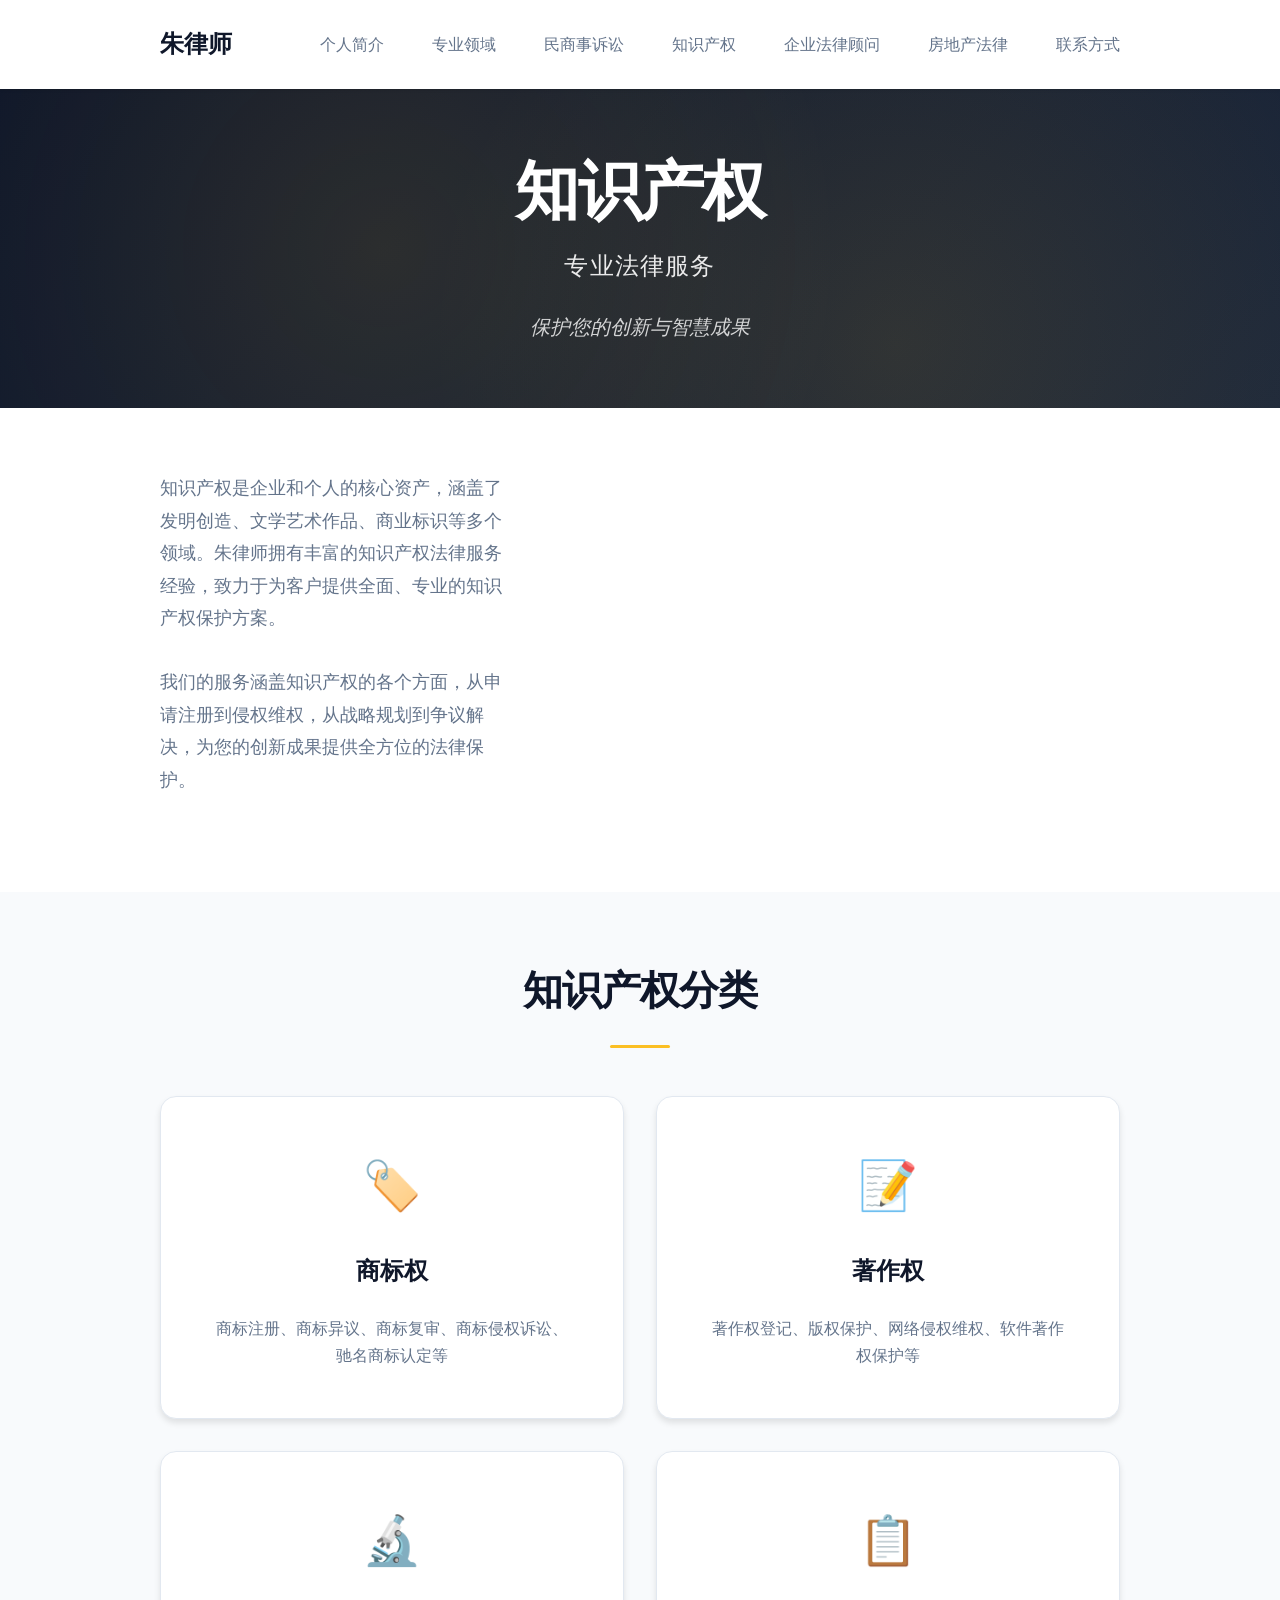
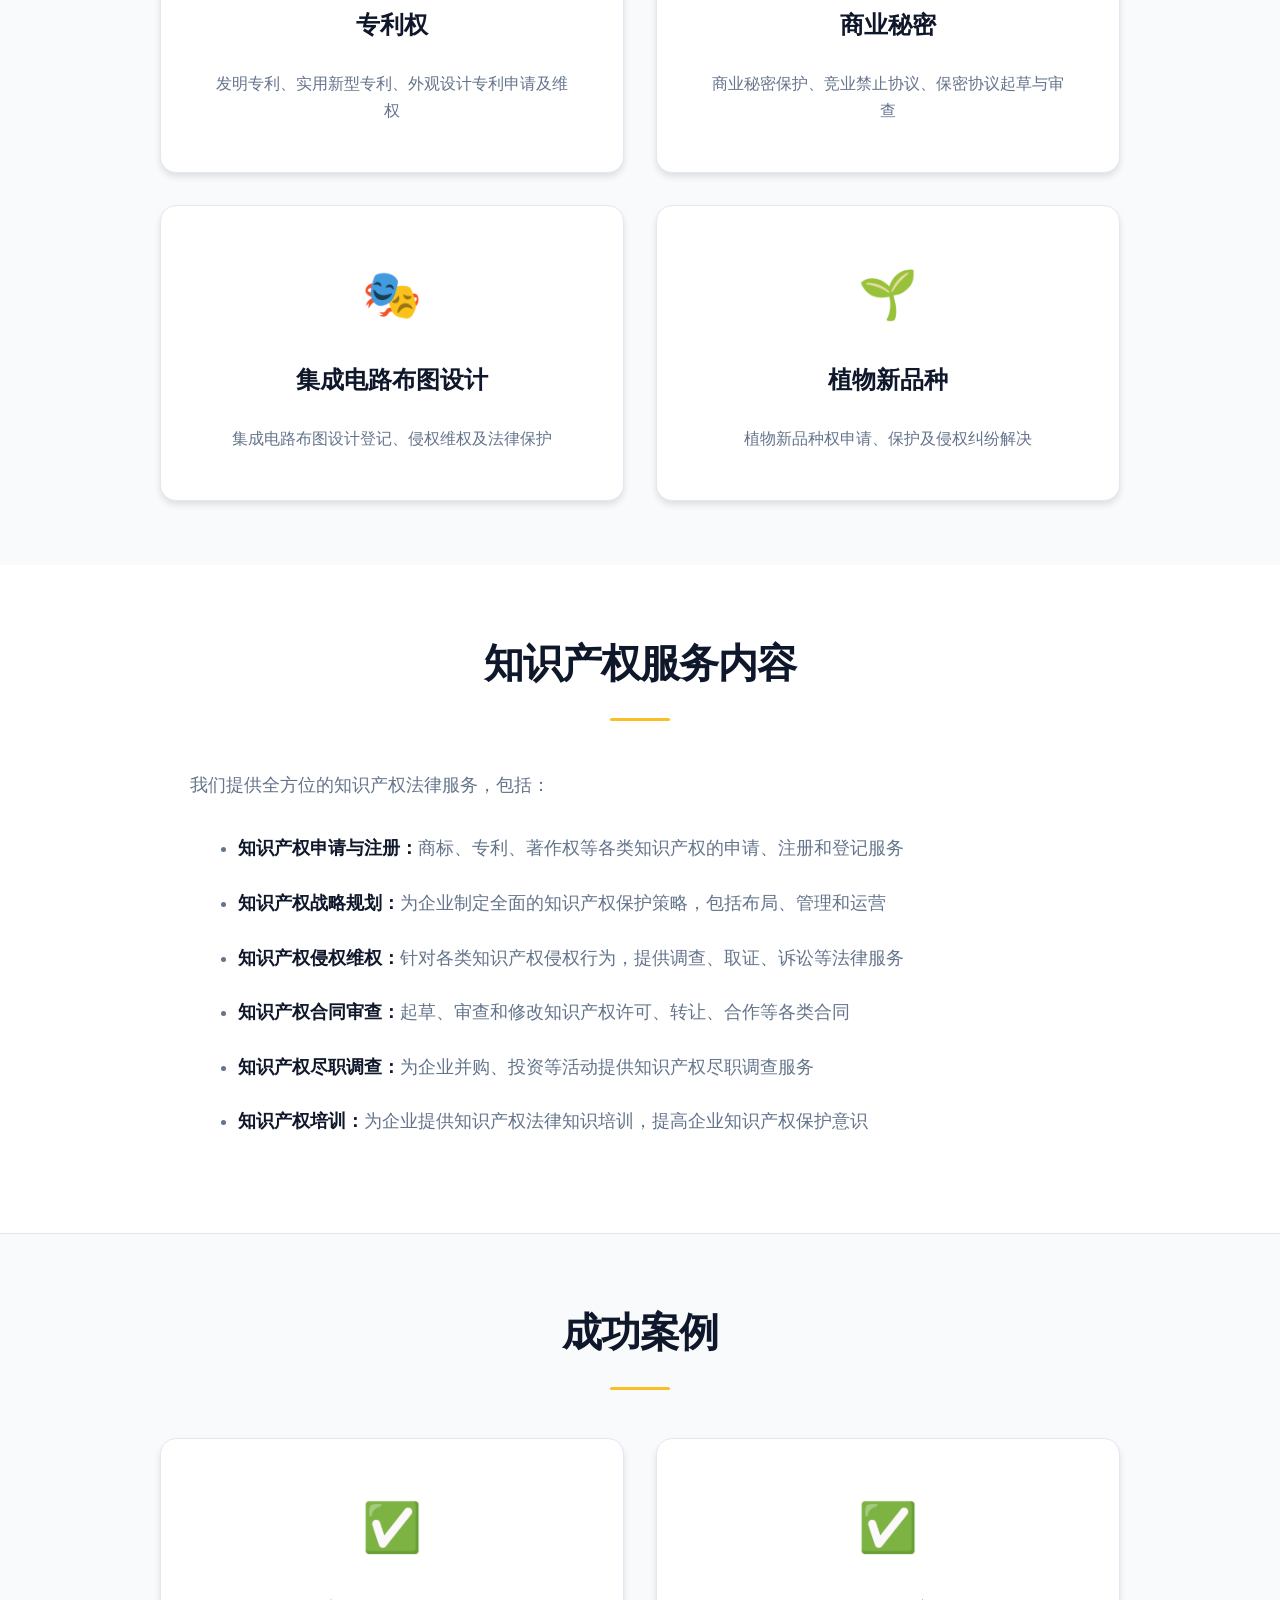
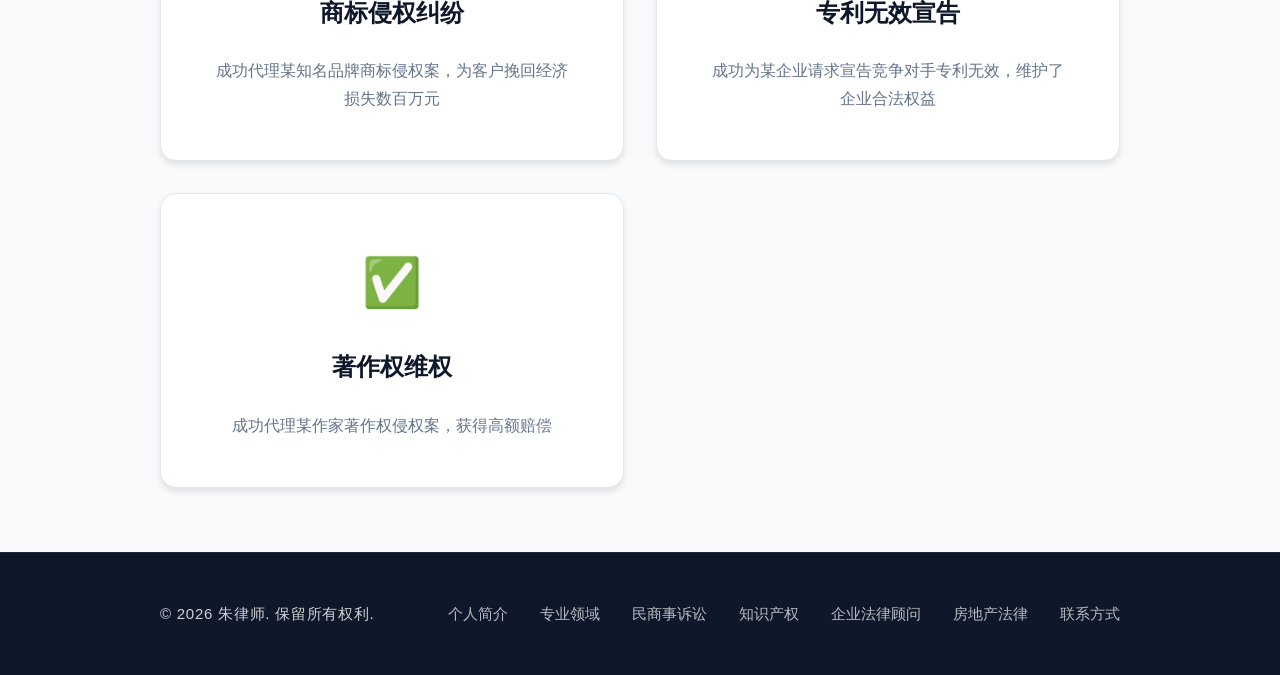
<file: services/intellectual-property.html>
<!DOCTYPE html>
<html lang="zh-CN">
<head>
    <meta charset="UTF-8">
    <meta name="viewport" content="width=device-width, initial-scale=1.0">
    <title>知识产权 - 朱律师</title>
    <link rel="stylesheet" href="../style.css">
</head>
<body>
    <!-- 顶部导航栏 -->
    <nav class="navbar">
        <div class="container">
            <div class="navbar-brand">
                <span class="lawyer-name">朱律师</span>
            </div>
            <ul class="navbar-menu">
                <li><a href="../index .html#profile" class="navbar-link">个人简介</a></li>
                <li><a href="../index .html#expertise" class="navbar-link">专业领域</a></li>
                <li><a href="civil-commercial.html" class="navbar-link">民商事诉讼</a></li>
                <li><a href="intellectual-property.html" class="navbar-link">知识产权</a></li>
                <li><a href="corporate-counsel.html" class="navbar-link">企业法律顾问</a></li>
                <li><a href="real-estate.html" class="navbar-link">房地产法律</a></li>
                <li><a href="../index .html#contact" class="navbar-link">联系方式</a></li>
            </ul>
        </div>
    </nav>

    <!-- 英雄区域 -->
    <section class="hero">
        <div class="container">
            <div class="hero-content">
                <h1 class="hero-title">知识产权</h1>
                <p class="hero-subtitle">专业法律服务</p>
                <div class="hero-tagline">保护您的创新与智慧成果</div>
            </div>
        </div>
    </section>

    <!-- 主要内容 -->
    <main class="main">
        <!-- 知识产权介绍 -->
        <section class="section profile-section">
            <div class="container">
                <div class="profile-content">
                    <div class="profile-text">
                        <p class="profile-paragraph">
                            知识产权是企业和个人的核心资产，涵盖了发明创造、文学艺术作品、商业标识等多个领域。朱律师拥有丰富的知识产权法律服务经验，致力于为客户提供全面、专业的知识产权保护方案。
                        </p>
                        <p class="profile-paragraph">
                            我们的服务涵盖知识产权的各个方面，从申请注册到侵权维权，从战略规划到争议解决，为您的创新成果提供全方位的法律保护。
                        </p>
                    </div>
                </div>
            </div>
        </section>

        <!-- 知识产权分类 -->
        <section class="section expertise-section">
            <div class="container">
                <h2 class="section-title">知识产权分类</h2>
                <div class="expertise-grid">
                    <div class="expertise-card">
                        <div class="expertise-icon">🏷️</div>
                        <h3 class="expertise-title">商标权</h3>
                        <p class="expertise-description">
                            商标注册、商标异议、商标复审、商标侵权诉讼、驰名商标认定等
                        </p>
                    </div>
                    <div class="expertise-card">
                        <div class="expertise-icon">📝</div>
                        <h3 class="expertise-title">著作权</h3>
                        <p class="expertise-description">
                            著作权登记、版权保护、网络侵权维权、软件著作权保护等
                        </p>
                    </div>
                    <div class="expertise-card">
                        <div class="expertise-icon">🔬</div>
                        <h3 class="expertise-title">专利权</h3>
                        <p class="expertise-description">
                            发明专利、实用新型专利、外观设计专利申请及维权
                        </p>
                    </div>
                    <div class="expertise-card">
                        <div class="expertise-icon">📋</div>
                        <h3 class="expertise-title">商业秘密</h3>
                        <p class="expertise-description">
                            商业秘密保护、竞业禁止协议、保密协议起草与审查
                        </p>
                    </div>
                    <div class="expertise-card">
                        <div class="expertise-icon">🎭</div>
                        <h3 class="expertise-title">集成电路布图设计</h3>
                        <p class="expertise-description">
                            集成电路布图设计登记、侵权维权及法律保护
                        </p>
                    </div>
                    <div class="expertise-card">
                        <div class="expertise-icon">🌱</div>
                        <h3 class="expertise-title">植物新品种</h3>
                        <p class="expertise-description">
                            植物新品种权申请、保护及侵权纠纷解决
                        </p>
                    </div>
                </div>
            </div>
        </section>

        <!-- 服务内容 -->
        <section class="section service-section">
            <div class="container">
                <h2 class="section-title">知识产权服务内容</h2>
                <div class="service-content">
                    <p>我们提供全方位的知识产权法律服务，包括：</p>
                    <ul>
                        <li><strong>知识产权申请与注册：</strong>商标、专利、著作权等各类知识产权的申请、注册和登记服务</li>
                        <li><strong>知识产权战略规划：</strong>为企业制定全面的知识产权保护策略，包括布局、管理和运营</li>
                        <li><strong>知识产权侵权维权：</strong>针对各类知识产权侵权行为，提供调查、取证、诉讼等法律服务</li>
                        <li><strong>知识产权合同审查：</strong>起草、审查和修改知识产权许可、转让、合作等各类合同</li>
                        <li><strong>知识产权尽职调查：</strong>为企业并购、投资等活动提供知识产权尽职调查服务</li>
                        <li><strong>知识产权培训：</strong>为企业提供知识产权法律知识培训，提高企业知识产权保护意识</li>
                    </ul>
                </div>
            </div>
        </section>

        <!-- 成功案例 -->
        <section class="section expertise-section">
            <div class="container">
                <h2 class="section-title">成功案例</h2>
                <div class="expertise-grid">
                    <div class="expertise-card">
                        <div class="expertise-icon">✅</div>
                        <h3 class="expertise-title">商标侵权纠纷</h3>
                        <p class="expertise-description">
                            成功代理某知名品牌商标侵权案，为客户挽回经济损失数百万元
                        </p>
                    </div>
                    <div class="expertise-card">
                        <div class="expertise-icon">✅</div>
                        <h3 class="expertise-title">专利无效宣告</h3>
                        <p class="expertise-description">
                            成功为某企业请求宣告竞争对手专利无效，维护了企业合法权益
                        </p>
                    </div>
                    <div class="expertise-card">
                        <div class="expertise-icon">✅</div>
                        <h3 class="expertise-title">著作权维权</h3>
                        <p class="expertise-description">
                            成功代理某作家著作权侵权案，获得高额赔偿
                        </p>
                    </div>
                </div>
            </div>
        </section>
    </main>

    <!-- 页脚 -->
    <footer class="footer">
        <div class="container">
            <div class="footer-content">
                <div class="footer-text">
                    © 2026 朱律师. 保留所有权利.
                </div>
                <div class="footer-links">
                    <a href="../index .html#profile" class="footer-link">个人简介</a>
                    <a href="../index .html#expertise" class="footer-link">专业领域</a>
                    <a href="civil-commercial.html" class="footer-link">民商事诉讼</a>
                    <a href="intellectual-property.html" class="footer-link">知识产权</a>
                    <a href="corporate-counsel.html" class="footer-link">企业法律顾问</a>
                    <a href="real-estate.html" class="footer-link">房地产法律</a>
                    <a href="../index .html#contact" class="footer-link">联系方式</a>
                </div>
            </div>
        </div>
    </footer>
</body>
</html>
</file>
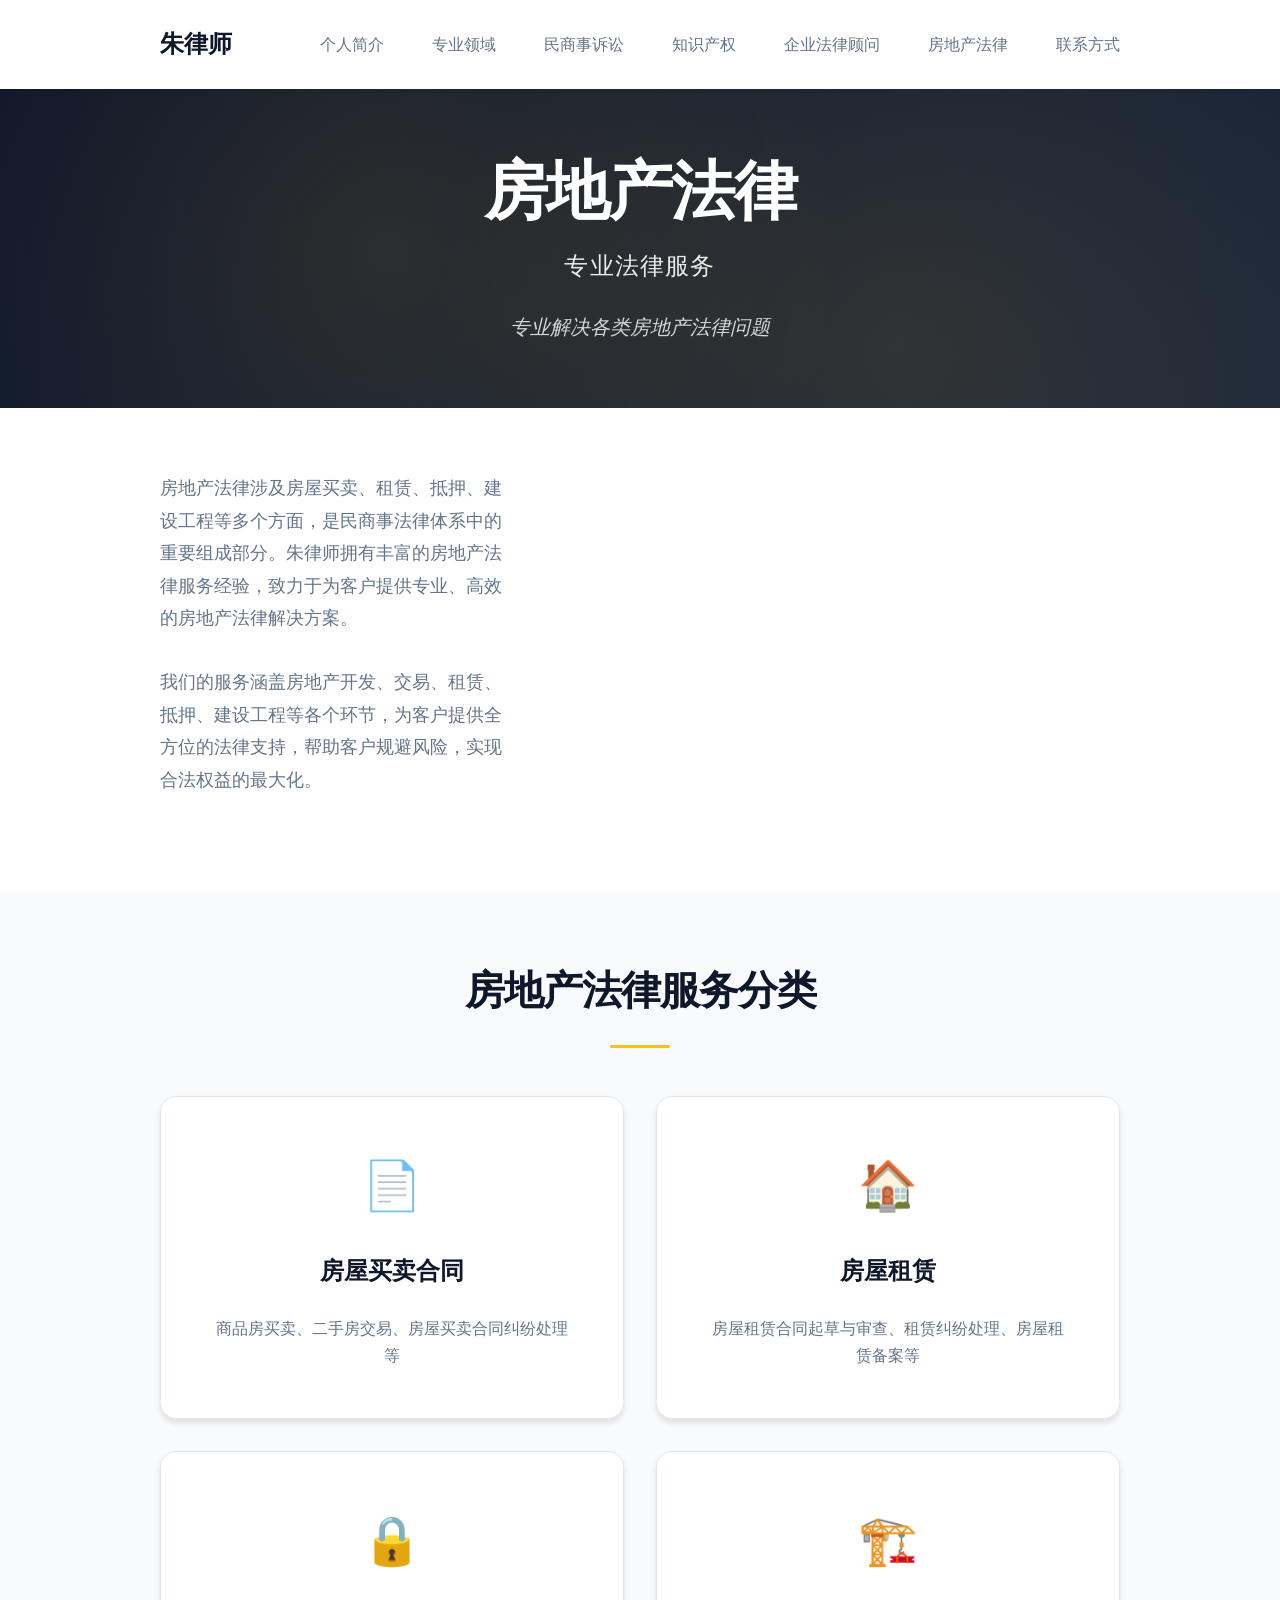
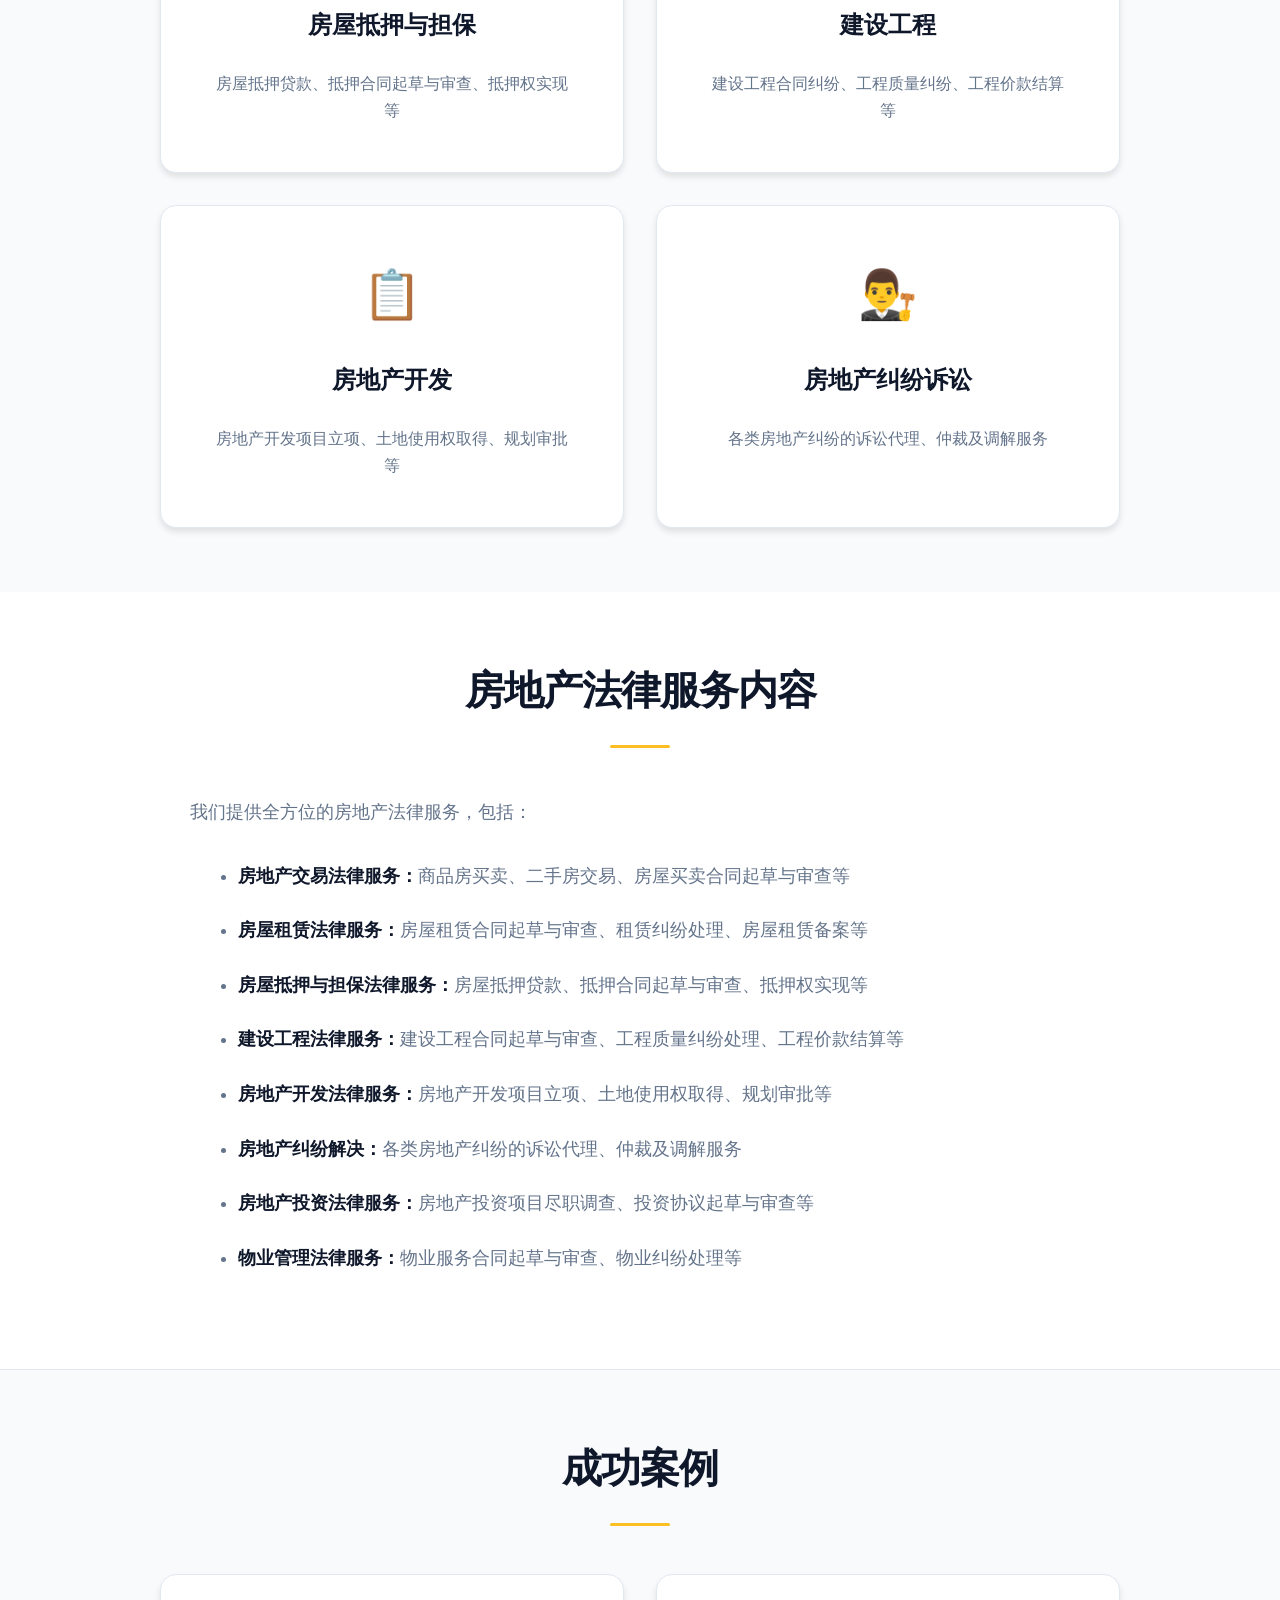
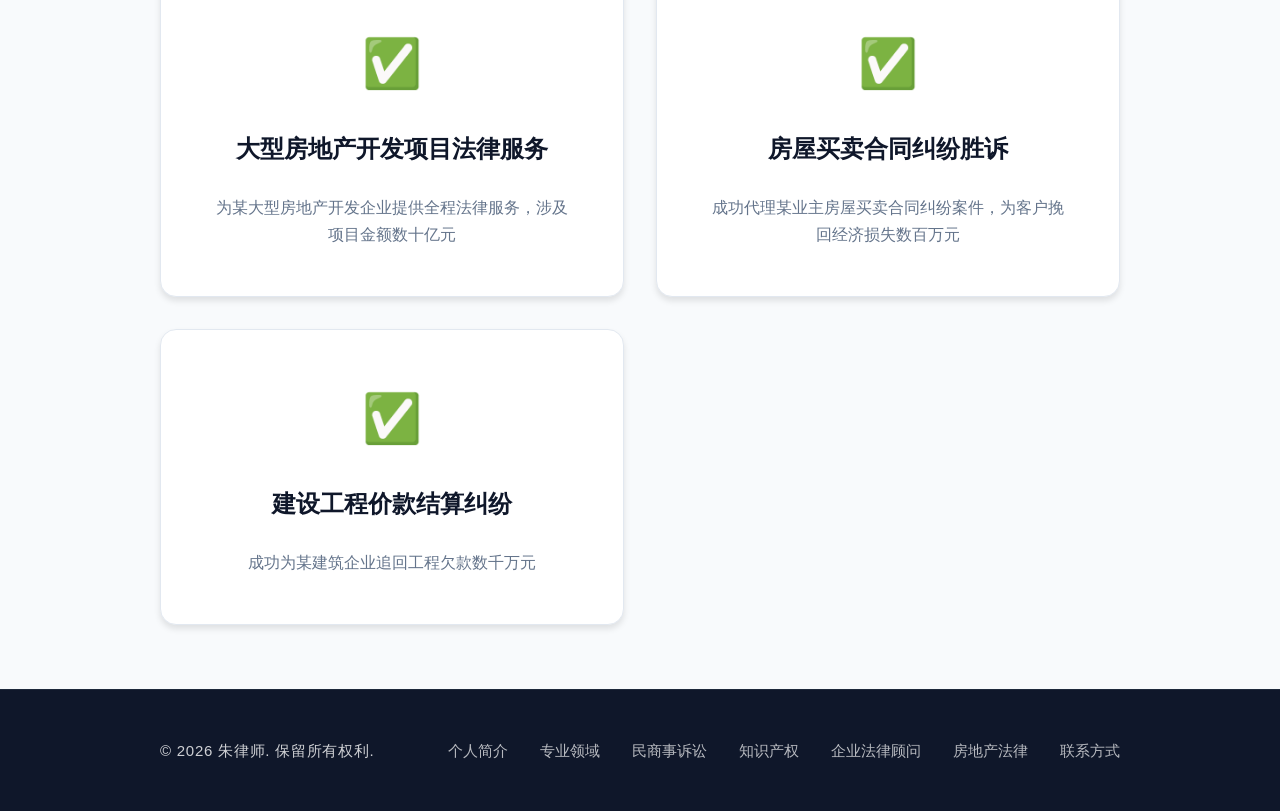
<file: services/real-estate.html>
<!DOCTYPE html>
<html lang="zh-CN">
<head>
    <meta charset="UTF-8">
    <meta name="viewport" content="width=device-width, initial-scale=1.0">
    <title>房地产法律 - 朱律师</title>
    <link rel="stylesheet" href="../style.css">
</head>
<body>
    <!-- 顶部导航栏 -->
    <nav class="navbar">
        <div class="container">
            <div class="navbar-brand">
                <span class="lawyer-name">朱律师</span>
            </div>
            <ul class="navbar-menu">
                <li><a href="../index .html#profile" class="navbar-link">个人简介</a></li>
                <li><a href="../index .html#expertise" class="navbar-link">专业领域</a></li>
                <li><a href="civil-commercial.html" class="navbar-link">民商事诉讼</a></li>
                <li><a href="intellectual-property.html" class="navbar-link">知识产权</a></li>
                <li><a href="corporate-counsel.html" class="navbar-link">企业法律顾问</a></li>
                <li><a href="real-estate.html" class="navbar-link">房地产法律</a></li>
                <li><a href="../index .html#contact" class="navbar-link">联系方式</a></li>
            </ul>
        </div>
    </nav>

    <!-- 英雄区域 -->
    <section class="hero">
        <div class="container">
            <div class="hero-content">
                <h1 class="hero-title">房地产法律</h1>
                <p class="hero-subtitle">专业法律服务</p>
                <div class="hero-tagline">专业解决各类房地产法律问题</div>
            </div>
        </div>
    </section>

    <!-- 主要内容 -->
    <main class="main">
        <!-- 房地产法律介绍 -->
        <section class="section profile-section">
            <div class="container">
                <div class="profile-content">
                    <div class="profile-text">
                        <p class="profile-paragraph">
                            房地产法律涉及房屋买卖、租赁、抵押、建设工程等多个方面，是民商事法律体系中的重要组成部分。朱律师拥有丰富的房地产法律服务经验，致力于为客户提供专业、高效的房地产法律解决方案。
                        </p>
                        <p class="profile-paragraph">
                            我们的服务涵盖房地产开发、交易、租赁、抵押、建设工程等各个环节，为客户提供全方位的法律支持，帮助客户规避风险，实现合法权益的最大化。
                        </p>
                    </div>
                </div>
            </div>
        </section>

        <!-- 房地产法律服务分类 -->
        <section class="section expertise-section">
            <div class="container">
                <h2 class="section-title">房地产法律服务分类</h2>
                <div class="expertise-grid">
                    <div class="expertise-card">
                        <div class="expertise-icon">📄</div>
                        <h3 class="expertise-title">房屋买卖合同</h3>
                        <p class="expertise-description">
                            商品房买卖、二手房交易、房屋买卖合同纠纷处理等
                        </p>
                    </div>
                    <div class="expertise-card">
                        <div class="expertise-icon">🏠</div>
                        <h3 class="expertise-title">房屋租赁</h3>
                        <p class="expertise-description">
                            房屋租赁合同起草与审查、租赁纠纷处理、房屋租赁备案等
                        </p>
                    </div>
                    <div class="expertise-card">
                        <div class="expertise-icon">🔒</div>
                        <h3 class="expertise-title">房屋抵押与担保</h3>
                        <p class="expertise-description">
                            房屋抵押贷款、抵押合同起草与审查、抵押权实现等
                        </p>
                    </div>
                    <div class="expertise-card">
                        <div class="expertise-icon">🏗️</div>
                        <h3 class="expertise-title">建设工程</h3>
                        <p class="expertise-description">
                            建设工程合同纠纷、工程质量纠纷、工程价款结算等
                        </p>
                    </div>
                    <div class="expertise-card">
                        <div class="expertise-icon">📋</div>
                        <h3 class="expertise-title">房地产开发</h3>
                        <p class="expertise-description">
                            房地产开发项目立项、土地使用权取得、规划审批等
                        </p>
                    </div>
                    <div class="expertise-card">
                        <div class="expertise-icon">👨‍⚖️</div>
                        <h3 class="expertise-title">房地产纠纷诉讼</h3>
                        <p class="expertise-description">
                            各类房地产纠纷的诉讼代理、仲裁及调解服务
                        </p>
                    </div>
                </div>
            </div>
        </section>

        <!-- 服务内容 -->
        <section class="section service-section">
            <div class="container">
                <h2 class="section-title">房地产法律服务内容</h2>
                <div class="service-content">
                    <p>我们提供全方位的房地产法律服务，包括：</p>
                    <ul>
                        <li><strong>房地产交易法律服务：</strong>商品房买卖、二手房交易、房屋买卖合同起草与审查等</li>
                        <li><strong>房屋租赁法律服务：</strong>房屋租赁合同起草与审查、租赁纠纷处理、房屋租赁备案等</li>
                        <li><strong>房屋抵押与担保法律服务：</strong>房屋抵押贷款、抵押合同起草与审查、抵押权实现等</li>
                        <li><strong>建设工程法律服务：</strong>建设工程合同起草与审查、工程质量纠纷处理、工程价款结算等</li>
                        <li><strong>房地产开发法律服务：</strong>房地产开发项目立项、土地使用权取得、规划审批等</li>
                        <li><strong>房地产纠纷解决：</strong>各类房地产纠纷的诉讼代理、仲裁及调解服务</li>
                        <li><strong>房地产投资法律服务：</strong>房地产投资项目尽职调查、投资协议起草与审查等</li>
                        <li><strong>物业管理法律服务：</strong>物业服务合同起草与审查、物业纠纷处理等</li>
                    </ul>
                </div>
            </div>
        </section>

        <!-- 成功案例 -->
        <section class="section expertise-section">
            <div class="container">
                <h2 class="section-title">成功案例</h2>
                <div class="expertise-grid">
                    <div class="expertise-card">
                        <div class="expertise-icon">✅</div>
                        <h3 class="expertise-title">大型房地产开发项目法律服务</h3>
                        <p class="expertise-description">
                            为某大型房地产开发企业提供全程法律服务，涉及项目金额数十亿元
                        </p>
                    </div>
                    <div class="expertise-card">
                        <div class="expertise-icon">✅</div>
                        <h3 class="expertise-title">房屋买卖合同纠纷胜诉</h3>
                        <p class="expertise-description">
                            成功代理某业主房屋买卖合同纠纷案件，为客户挽回经济损失数百万元
                        </p>
                    </div>
                    <div class="expertise-card">
                        <div class="expertise-icon">✅</div>
                        <h3 class="expertise-title">建设工程价款结算纠纷</h3>
                        <p class="expertise-description">
                            成功为某建筑企业追回工程欠款数千万元
                        </p>
                    </div>
                </div>
            </div>
        </section>
    </main>

    <!-- 页脚 -->
    <footer class="footer">
        <div class="container">
            <div class="footer-content">
                <div class="footer-text">
                    © 2026 朱律师. 保留所有权利.
                </div>
                <div class="footer-links">
                    <a href="../index .html#profile" class="footer-link">个人简介</a>
                    <a href="../index .html#expertise" class="footer-link">专业领域</a>
                    <a href="civil-commercial.html" class="footer-link">民商事诉讼</a>
                    <a href="intellectual-property.html" class="footer-link">知识产权</a>
                    <a href="corporate-counsel.html" class="footer-link">企业法律顾问</a>
                    <a href="real-estate.html" class="footer-link">房地产法律</a>
                    <a href="../index .html#contact" class="footer-link">联系方式</a>
                </div>
            </div>
        </div>
    </footer>
</body>
</html>
</file>
<file: style.css>
/* 全局样式 - 现代化专业风格 */
* {
    margin: 0;
    padding: 0;
    box-sizing: border-box;
}

/* 启动页面样式 */
.splash-screen {
    position: fixed;
    top: 0;
    left: 0;
    width: 100%;
    height: 100vh;
    background: linear-gradient(135deg, var(--primary-color) 0%, var(--primary-light) 100%);
    display: flex;
    align-items: center;
    justify-content: center;
    z-index: 200;
    opacity: 1;
    visibility: visible;
    transition: all 0.8s cubic-bezier(0.4, 0, 0.2, 1);
}

/* 启动页面内容 */
.splash-content {
    text-align: center;
    max-width: 900px;
    padding: 0 var(--space-lg);
}

/* 启动页面开场白 */
.splash-opening {
    text-align: center;
    animation: fadeInUp 1s ease-out both;
}

/* 主文字样式 */
.main-text {
    font-size: 3rem;
    font-weight: 900;
    color: var(--accent-color);
    line-height: 1.4;
    text-shadow: 0 3px 6px rgba(0, 0, 0, 0.3);
    margin-bottom: 1rem;
    font-family: 'Segoe Script', 'Comic Sans MS', cursive, sans-serif;
    letter-spacing: 0.025em;
}

/* 姓名文字样式 */
.name-text {
    font-size: 1.5rem;
    font-weight: 600;
    color: white;
    opacity: 0.95;
    text-shadow: 0 2px 4px rgba(0, 0, 0, 0.3);
    font-family: 'Segoe Script', 'Comic Sans MS', cursive, sans-serif;
    margin: 1rem 0;
}

/* 启动页面隐藏动画 */
.splash-screen.hidden {
    opacity: 0;
    visibility: hidden;
    transform: translateY(-50px);
}

/* 移动设备响应式 */
@media (max-width: 768px) {
    .main-text {
        font-size: 2.2rem;
    }
    .name-text {
        font-size: 1.2rem;
    }
}

@media (max-width: 480px) {
    .main-text {
        font-size: 1.8rem;
    }
    .name-text {
        font-size: 1rem;
    }
}

/* 幻灯片容器 */
.slideshow-container {
    position: relative;
    width: 100%;
    height: calc(100vh - 120px); /* 减去导航栏和页脚高度 */
    overflow: hidden;
}

/* 单个幻灯片 */
.slide {
    position: absolute;
    top: 0;
    left: 0;
    width: 100%;
    height: 100%;
    opacity: 0;
    visibility: hidden;
    transform: translateX(100%);
    transition: all 0.6s cubic-bezier(0.4, 0, 0.2, 1);
    display: flex;
    align-items: center;
    justify-content: center;
}

/* 激活状态的幻灯片 */
.slide.active {
    opacity: 1;
    visibility: visible;
    transform: translateX(0);
}

/* 幻灯片导航按钮 */
.slide-nav {
    position: fixed;
    top: 50%;
    left: 0;
    right: 0;
    display: flex;
    justify-content: space-between;
    padding: 0 var(--space-lg);
    transform: translateY(-50%);
    z-index: 90;
}

/* 导航按钮样式 */
.nav-btn {
    background-color: rgba(255, 255, 255, 0.9);
    color: var(--primary-color);
    border: none;
    width: 50px;
    height: 50px;
    border-radius: 50%;
    font-size: 2rem;
    cursor: pointer;
    display: flex;
    align-items: center;
    justify-content: center;
    box-shadow: var(--shadow-lg);
    transition: all 0.3s ease;
    font-weight: bold;
}

.nav-btn:hover {
    background-color: var(--accent-color);
    color: white;
    transform: scale(1.1);
    box-shadow: var(--shadow-xl);
}

/* 幻灯片指示器 */
.slide-indicators {
    position: fixed;
    bottom: 80px;
    left: 50%;
    transform: translateX(-50%);
    display: flex;
    gap: var(--space-md);
    z-index: 90;
}

/* 指示器样式 */
.indicator {
    width: 12px;
    height: 12px;
    border-radius: 50%;
    background-color: rgba(255, 255, 255, 0.5);
    cursor: pointer;
    transition: all 0.3s ease;
    border: 2px solid transparent;
}

.indicator:hover {
    background-color: rgba(255, 255, 255, 0.8);
    transform: scale(1.2);
}

.indicator.active {
    background-color: var(--accent-color);
    border-color: white;
    transform: scale(1.3);
    box-shadow: 0 0 0 4px rgba(251, 191, 36, 0.2);
}

/* 导航栏和页脚保持固定 */
.navbar {
    position: relative;
    z-index: 100;
}

.footer {
    position: relative;
    z-index: 100;
}

:root {
    /* 主色调 - 专业深蓝 */
    --primary-color: #0f172a;
    --primary-light: #1e293b;
    --primary-dark: #020617;
    /* 辅助色 - 金色点缀 */
    --accent-color: #fbbf24;
    --accent-light: #fcd34d;
    --accent-dark: #d97706;
    /* 中性色 */
    --bg-color: #f8fafc;
    --card-bg: #ffffff;
    --text-primary: #1e293b;
    --text-secondary: #64748b;
    --text-light: #94a3b8;
    --border-color: #e2e8f0;
    /* 阴影 */
    --shadow-sm: 0 1px 3px rgba(0, 0, 0, 0.1);
    --shadow-md: 0 4px 6px rgba(0, 0, 0, 0.1);
    --shadow-lg: 0 10px 15px rgba(0, 0, 0, 0.1);
    --shadow-xl: 0 20px 25px rgba(0, 0, 0, 0.15);
    /* 间距 */
    --space-xs: 0.5rem;
    --space-sm: 1rem;
    --space-md: 1.5rem;
    --space-lg: 2rem;
    --space-xl: 3rem;
    --space-2xl: 4rem;
    /* 圆角 */
    --radius-sm: 0.375rem;
    --radius-md: 0.5rem;
    --radius-lg: 0.75rem;
    --radius-xl: 1rem;
}

body {
    font-family: 'Inter', 'Microsoft YaHei', 'Segoe UI', sans-serif;
    line-height: 1.7;
    color: var(--text-primary);
    background-color: var(--bg-color);
    overflow-x: hidden;
    font-size: 16px;
}

.container {
    max-width: 1280px;
    margin: 0 auto;
    padding: 0 var(--space-lg);
}

/* 顶部导航栏 */
.navbar {
    background-color: var(--card-bg);
    box-shadow: var(--shadow-sm);
    position: sticky;
    top: 0;
    z-index: 100;
    transition: all 0.3s ease;
}

.navbar:hover {
    box-shadow: var(--shadow-md);
}

.navbar .container {
    display: flex;
    justify-content: space-between;
    align-items: center;
    padding: var(--space-md) var(--space-lg);
}

.navbar-brand {
    font-size: 1.5rem;
    font-weight: 700;
    color: var(--primary-color);
}

.lawyer-name {
    color: var(--primary-color);
}

.navbar-menu {
    display: flex;
    list-style: none;
    gap: var(--space-xl);
}

.navbar-link {
    text-decoration: none;
    color: var(--text-secondary);
    font-weight: 500;
    transition: all 0.3s ease;
    position: relative;
    padding: var(--space-xs) 0;
}

.navbar-link::after {
    content: '';
    position: absolute;
    bottom: 0;
    left: 0;
    width: 0;
    height: 2px;
    background-color: var(--accent-color);
    transition: width 0.3s ease;
}

.navbar-link:hover {
    color: var(--accent-color);
}

.navbar-link:hover::after {
    width: 100%;
}

/* 英雄区域 */
.hero {
    background: linear-gradient(135deg, var(--primary-color) 0%, var(--primary-light) 100%);
    color: white;
    padding: var(--space-2xl) 0;
    text-align: center;
    position: relative;
    overflow: hidden;
}

.hero::before {
    content: '';
    position: absolute;
    top: 0;
    left: 0;
    right: 0;
    bottom: 0;
    background: radial-gradient(circle at 30% 50%, rgba(251, 191, 36, 0.1) 0%, transparent 50%),
                radial-gradient(circle at 70% 80%, rgba(251, 191, 36, 0.1) 0%, transparent 50%);
    pointer-events: none;
}

.hero-content {
    position: relative;
    z-index: 1;
    max-width: 800px;
    margin: 0 auto;
}

.hero-title {
    font-size: 4rem;
    margin-bottom: var(--space-sm);
    font-weight: 800;
    letter-spacing: -0.025em;
    line-height: 1.2;
}

.hero-subtitle {
    font-size: 1.5rem;
    opacity: 0.9;
    font-weight: 300;
    letter-spacing: 0.05em;
    margin-bottom: var(--space-md);
}

.hero-opening {
    opacity: 1;
    margin: var(--space-xl) 0;
    text-align: center;
    line-height: 1.4;
    max-width: 900px;
    margin-left: auto;
    margin-right: auto;
    animation: fadeInUp 0.8s ease-out 0.3s both;
}

.opening-main {
    font-size: 2.5rem;
    font-weight: 900;
    color: var(--accent-color);
    font-family: 'Segoe Script', 'Comic Sans MS', cursive, sans-serif;
    text-shadow: 0 3px 6px rgba(0, 0, 0, 0.3);
    margin-bottom: 1rem;
    letter-spacing: 0.025em;
    line-height: 1.3;
}

.opening-name {
    font-size: 1.25rem;
    font-weight: 600;
    color: white;
    font-family: 'Segoe Script', 'Comic Sans MS', cursive, sans-serif;
    text-shadow: 0 2px 4px rgba(0, 0, 0, 0.3);
    margin: 1rem 0;
    opacity: 0.95;
}

.hero-tagline {
    font-size: 1.25rem;
    opacity: 0.8;
    font-weight: 400;
    font-style: italic;
}

/* 主要内容 */
.main {
    background-color: var(--bg-color);
}

/* 通用区域样式 */
.section {
    padding: var(--space-2xl) 0;
}

.section-title {
    font-size: 2.5rem;
    color: var(--primary-color);
    margin-bottom: var(--space-xl);
    text-align: center;
    position: relative;
    padding-bottom: var(--space-md);
    font-weight: 700;
    letter-spacing: -0.025em;
}

.section-title::after {
    content: '';
    position: absolute;
    bottom: 0;
    left: 50%;
    transform: translateX(-50%);
    width: 60px;
    height: 3px;
    background-color: var(--accent-color);
    border-radius: 2px;
}

/* 个人简介区域 */
.profile-section {
    background-color: var(--card-bg);
}

.profile-content {
    display: grid;
    grid-template-columns: 350px 1fr;
    gap: var(--space-2xl);
    align-items: center;
}

@media (max-width: 1024px) {
    .profile-content {
        grid-template-columns: 1fr;
        text-align: center;
    }
}

.profile-image {
    display: flex;
    justify-content: center;
    align-items: center;
}

.lawyer-photo {
    width: 300px;
    height: 400px;
    border-radius: var(--radius-xl);
    object-fit: cover;
    box-shadow: var(--shadow-lg);
    border: 5px solid white;
    transition: all 0.4s cubic-bezier(0.4, 0, 0.2, 1);
    position: relative;
    overflow: hidden;
}

.lawyer-photo::before {
    content: '';
    position: absolute;
    top: 0;
    left: 0;
    right: 0;
    bottom: 0;
    background: linear-gradient(135deg, rgba(251, 191, 36, 0.1) 0%, transparent 100%);
    opacity: 0;
    transition: opacity 0.3s ease;
}

.lawyer-photo:hover {
    transform: translateY(-8px) scale(1.02);
    box-shadow: var(--shadow-xl);
}

.lawyer-photo:hover::before {
    opacity: 1;
}

.profile-text {
    line-height: 1.8;
}

.profile-paragraph {
    margin-bottom: var(--space-lg);
    font-size: 1.125rem;
    color: var(--text-secondary);
}

/* 专业领域区域 */
.expertise-section {
    background-color: var(--bg-color);
}

.expertise-grid {
    display: grid;
    grid-template-columns: repeat(auto-fit, minmax(300px, 1fr));
    gap: var(--space-lg);
}

.expertise-card-link {
    text-decoration: none;
    color: inherit;
    display: block;
}

.expertise-card {
    background-color: var(--card-bg);
    padding: var(--space-xl);
    border-radius: var(--radius-xl);
    box-shadow: var(--shadow-md);
    transition: all 0.3s ease;
    border: 1px solid var(--border-color);
    text-align: center;
    position: relative;
    overflow: hidden;
}

.expertise-card::before {
    content: '';
    position: absolute;
    top: 0;
    left: 0;
    right: 0;
    height: 3px;
    background: linear-gradient(90deg, var(--accent-color), var(--accent-light));
    transform: scaleX(0);
    transition: transform 0.3s ease;
}

.expertise-card:hover {
    transform: translateY(-6px);
    box-shadow: var(--shadow-lg);
}

.expertise-card:hover::before {
    transform: scaleX(1);
}

.expertise-icon {
    font-size: 3rem;
    margin-bottom: var(--space-md);
    display: block;
}

.expertise-title {
    font-size: 1.5rem;
    color: var(--primary-color);
    margin-bottom: var(--space-md);
    font-weight: 600;
}

.expertise-description {
    color: var(--text-secondary);
    line-height: 1.7;
    margin: 0;
    font-size: 1rem;
}

/* 服务内容区域 */
.service-section {
    background-color: var(--card-bg);
    padding: var(--space-2xl) 0;
    border-bottom: 1px solid var(--border-color);
}

.service-content {
    max-width: 900px;
    margin: 0 auto;
    text-align: left;
}

.service-content p {
    font-size: 1.125rem;
    color: var(--text-secondary);
    margin-bottom: var(--space-lg);
    line-height: 1.8;
}

.service-content ul {
    list-style-type: disc;
    margin-left: var(--space-xl);
    margin-bottom: var(--space-lg);
}

.service-content li {
    font-size: 1.125rem;
    color: var(--text-secondary);
    margin-bottom: var(--space-md);
    line-height: 1.7;
}

.service-content li strong {
    color: var(--primary-color);
    font-weight: 600;
}

/* 联系方式区域 */
.contact-section {
    background: linear-gradient(135deg, var(--primary-color) 0%, var(--primary-light) 100%);
    color: white;
}

.contact-section .section-title {
    color: white;
}

.contact-section .section-title::after {
    background-color: white;
}

.contact-content {
    display: grid;
    grid-template-columns: 1fr 1fr;
    gap: var(--space-2xl);
    align-items: center;
}

@media (max-width: 968px) {
    .contact-content {
        grid-template-columns: 1fr;
        text-align: center;
    }
}

.contact-info {
    display: flex;
    flex-direction: column;
    gap: var(--space-lg);
}

.contact-item {
    display: flex;
    align-items: flex-start;
    gap: var(--space-md);
    font-size: 1.125rem;
}

@media (max-width: 968px) {
    .contact-item {
        justify-content: center;
    }
}

.contact-label {
    font-weight: 600;
    color: var(--accent-color);
    min-width: 100px;
    flex-shrink: 0;
    font-size: 1rem;
}

.contact-value {
    color: rgba(255, 255, 255, 0.9);
    line-height: 1.7;
    flex: 1;
}

.contact-qr {
    display: flex;
    flex-direction: column;
    align-items: center;
    background-color: white;
    padding: var(--space-xl);
    border-radius: var(--radius-xl);
    box-shadow: var(--shadow-lg);
    color: var(--primary-color);
}

.qr-title {
    margin-bottom: var(--space-lg);
    color: var(--primary-color);
    font-size: 1.25rem;
    font-weight: 600;
}

.qr-container {
    margin-bottom: var(--space-md);
}

.qr-image {
    width: 240px;
    height: 240px;
    border-radius: var(--radius-lg);
    transition: all 0.3s ease;
    box-shadow: var(--shadow-md);
    background-color: white;
    padding: var(--space-md);
    border: 2px solid var(--border-color);
}

.qr-image:hover {
    transform: scale(1.05);
    box-shadow: var(--shadow-lg);
}

.wechat-id {
    color: var(--primary-color);
    font-weight: 600;
    font-size: 1.125rem;
    margin: 0;
}

/* 页脚 */
.footer {
    background-color: var(--primary-color);
    color: rgba(255, 255, 255, 0.8);
    padding: var(--space-xl) 0;
    border-top: 1px solid var(--primary-light);
}

.footer-content {
    display: flex;
    justify-content: space-between;
    align-items: center;
    flex-wrap: wrap;
    gap: var(--space-lg);
}

@media (max-width: 768px) {
    .footer-content {
        flex-direction: column;
        text-align: center;
    }
}

.footer-text {
    margin: 0;
    font-size: 0.9375rem;
    letter-spacing: 0.05em;
}

.footer-links {
    display: flex;
    gap: var(--space-lg);
}

.footer-link {
    text-decoration: none;
    color: rgba(255, 255, 255, 0.7);
    transition: color 0.3s ease;
    font-size: 0.9375rem;
}

.footer-link:hover {
    color: var(--accent-color);
}

/* 响应式设计 */
@media (max-width: 1280px) {
    .container {
        max-width: 1024px;
    }
}

@media (max-width: 1024px) {
    :root {
        --space-xl: 2.5rem;
        --space-2xl: 3rem;
    }
    
    .hero-title {
        font-size: 3.5rem;
    }
    
    .section-title {
        font-size: 2.25rem;
    }
    
    .expertise-grid {
        grid-template-columns: repeat(auto-fit, minmax(280px, 1fr));
        gap: var(--space-lg);
    }
}

@media (max-width: 768px) {
    :root {
        --space-lg: 1.5rem;
        --space-xl: 2rem;
        --space-2xl: 2.5rem;
    }
    
    body {
        font-size: 15px;
    }
    
    .container {
        padding: 0 var(--space-md);
    }
    
    .navbar-menu {
        gap: var(--space-lg);
    }
    
    .hero {
        padding: var(--space-xl) 0;
    }
    
    .hero-title {
        font-size: 3rem;
    }
    
    .hero-subtitle {
        font-size: 1.25rem;
    }
    
    .hero-opening {
        font-size: 1.4rem;
    }
    
    .hero-tagline {
        font-size: 1.125rem;
    }
    
    .section-title {
        font-size: 2rem;
        margin-bottom: var(--space-xl);
    }
    
    .lawyer-photo {
        width: 260px;
        height: 340px;
    }
    
    .expertise-grid {
        grid-template-columns: 1fr;
    }
    
    .expertise-card {
        padding: var(--space-lg);
    }
    
    .contact-item {
        flex-direction: column;
        align-items: center;
        text-align: center;
    }
    
    .contact-label {
        margin-bottom: var(--space-xs);
    }
    
    .qr-image {
        width: 200px;
        height: 200px;
    }
    
    .footer-links {
        gap: var(--space-md);
    }
}

@media (max-width: 480px) {
    .navbar .container {
        flex-direction: column;
        gap: var(--space-sm);
        padding: var(--space-sm) var(--space-md);
    }
    
    .navbar-menu {
        gap: var(--space-md);
    }
    
    .hero-title {
        font-size: 2.5rem;
    }
    
    .section-title {
        font-size: 1.75rem;
    }
    
    .hero-opening {
        font-size: 1.2rem;
    }
    
    .lawyer-photo {
        width: 220px;
        height: 280px;
    }
    
    .contact-qr {
        padding: var(--space-lg);
    }
    
    .qr-image {
        width: 180px;
        height: 180px;
    }
}

/* 平滑滚动效果 */
html {
    scroll-behavior: smooth;
}

/* 加载动画 */
.hero-content,
.profile-content,
.expertise-card,
.contact-content {
    animation: fadeInUp 0.8s ease-out both;
}

.hero-content {
    animation-delay: 0.1s;
}

.profile-content {
    animation-delay: 0.2s;
}

.expertise-card:nth-child(1) {
    animation-delay: 0.3s;
}

.expertise-card:nth-child(2) {
    animation-delay: 0.4s;
}

.expertise-card:nth-child(3) {
    animation-delay: 0.5s;
}

.expertise-card:nth-child(4) {
    animation-delay: 0.6s;
}

.contact-content {
    animation-delay: 0.7s;
}

@keyframes fadeInUp {
    from {
        opacity: 0;
        transform: translateY(40px);
    }
    to {
        opacity: 1;
        transform: translateY(0);
    }
}

/* 导航栏滚动效果 */
.navbar.scrolled {
    background-color: rgba(255, 255, 255, 0.95);
    backdrop-filter: blur(10px);
    box-shadow: var(--shadow-md);
}

/* 按钮样式（预留） */
.btn {
    display: inline-block;
    padding: 0.875rem 2rem;
    background-color: var(--accent-color);
    color: white;
    text-decoration: none;
    border-radius: var(--radius-md);
    font-weight: 600;
    transition: all 0.3s ease;
    border: none;
    cursor: pointer;
    font-size: 1rem;
}

.btn:hover {
    background-color: var(--accent-dark);
    transform: translateY(-2px);
    box-shadow: var(--shadow-lg);
}

.btn:focus {
    outline: none;
    box-shadow: 0 0 0 3px rgba(251, 191, 36, 0.3);
}

/* 卡片悬停效果增强 */
.card-hover {
    transition: all 0.3s cubic-bezier(0.4, 0, 0.2, 1);
}

.card-hover:hover {
    transform: translateY(-6px);
    box-shadow: var(--shadow-xl);
}

/* 图标样式 */
.icon {
    display: inline-block;
    vertical-align: middle;
    margin-right: var(--space-xs);
}

/* 留言板样式 */
.message-board-section {
    background-color: var(--card-bg);
}

.message-board-content {
    display: grid;
    grid-template-columns: 1fr 1fr;
    gap: var(--space-2xl);
    align-items: start;
}

@media (max-width: 1024px) {
    .message-board-content {
        grid-template-columns: 1fr;
    }
}

/* 留言表单 */
.message-form-container {
    background-color: var(--card-bg);
    padding: var(--space-xl);
    border-radius: var(--radius-xl);
    box-shadow: var(--shadow-md);
    border: 1px solid var(--border-color);
}

.form-title {
    font-size: 1.5rem;
    color: var(--primary-color);
    margin-bottom: var(--space-lg);
    font-weight: 600;
}

.message-form {
    display: flex;
    flex-direction: column;
    gap: var(--space-lg);
}

.form-group {
    display: flex;
    flex-direction: column;
    gap: var(--space-xs);
}

.form-label {
    font-weight: 600;
    color: var(--text-primary);
    font-size: 1rem;
}

.form-input, .form-textarea {
    padding: 0.875rem 1rem;
    border: 2px solid var(--border-color);
    border-radius: var(--radius-md);
    font-size: 1rem;
    font-family: inherit;
    transition: all 0.3s ease;
    background-color: white;
}

.form-input:focus, .form-textarea:focus {
    outline: none;
    border-color: var(--accent-color);
    box-shadow: 0 0 0 3px rgba(251, 191, 36, 0.1);
}

.form-textarea {
    resize: vertical;
    min-height: 120px;
}

.submit-btn {
    align-self: flex-start;
    margin-top: var(--space-md);
}

/* 留言列表 */
.messages-container {
    background-color: var(--card-bg);
    padding: var(--space-xl);
    border-radius: var(--radius-xl);
    box-shadow: var(--shadow-md);
    border: 1px solid var(--border-color);
}

.messages-title {
    font-size: 1.5rem;
    color: var(--primary-color);
    margin-bottom: var(--space-lg);
    font-weight: 600;
}

.messages-list {
    display: flex;
    flex-direction: column;
    gap: var(--space-lg);
    max-height: 600px;
    overflow-y: auto;
}

/* 单个留言样式 */
.message-item {
    background-color: var(--bg-color);
    padding: var(--space-lg);
    border-radius: var(--radius-lg);
    border-left: 4px solid var(--accent-color);
    transition: all 0.3s ease;
}

.message-item:hover {
    box-shadow: var(--shadow-sm);
    transform: translateX(4px);
}

.message-header {
    display: flex;
    justify-content: space-between;
    align-items: center;
    margin-bottom: var(--space-md);
}

.message-name {
    font-weight: 600;
    color: var(--primary-color);
    font-size: 1.125rem;
}

.message-date {
    font-size: 0.875rem;
    color: var(--text-light);
}

.message-content {
    color: var(--text-secondary);
    line-height: 1.7;
    margin-bottom: var(--space-md);
}

.message-email {
    font-size: 0.875rem;
    color: var(--primary-color);
    opacity: 0.8;
}

/* 滚动条样式 */
.messages-list::-webkit-scrollbar {
    width: 8px;
}

.messages-list::-webkit-scrollbar-track {
    background-color: var(--bg-color);
    border-radius: 4px;
}

.messages-list::-webkit-scrollbar-thumb {
    background-color: var(--accent-color);
    border-radius: 4px;
    transition: background-color 0.3s ease;
}

.messages-list::-webkit-scrollbar-thumb:hover {
    background-color: var(--accent-dark);
}

/* 响应式设计 */
@media (max-width: 768px) {
    .message-form-container,
    .messages-container {
        padding: var(--space-lg);
    }
    
    .form-title,
    .messages-title {
        font-size: 1.25rem;
    }
    
    .message-board-content {
        gap: var(--space-xl);
    }
}

/* 评论区样式 */
.reviews-section {
    background-color: var(--bg-color);
}

.reviews-content {
    display: grid;
    grid-template-columns: 1fr 1fr;
    gap: var(--space-2xl);
    align-items: start;
}

@media (max-width: 1024px) {
    .reviews-content {
        grid-template-columns: 1fr;
    }
}

/* 评论表单 */
.review-form-container {
    background-color: var(--card-bg);
    padding: var(--space-xl);
    border-radius: var(--radius-xl);
    box-shadow: var(--shadow-md);
    border: 1px solid var(--border-color);
}

.review-form {
    display: flex;
    flex-direction: column;
    gap: var(--space-lg);
}

/* 星级评分 */
.rating-container {
    display: flex;
    align-items: center;
    gap: var(--space-md);
}

.rating-stars {
    display: flex;
    gap: var(--space-xs);
}

.star {
    font-size: 1.75rem;
    color: var(--border-color);
    cursor: pointer;
    transition: all 0.3s ease;
    user-select: none;
}

.star:hover,
.star.active {
    color: var(--accent-color);
    transform: scale(1.2);
}

.rating-value {
    font-weight: 600;
    color: var(--primary-color);
    min-width: 30px;
    text-align: center;
}

/* 评价列表 */
.reviews-container {
    background-color: var(--card-bg);
    padding: var(--space-xl);
    border-radius: var(--radius-xl);
    box-shadow: var(--shadow-md);
    border: 1px solid var(--border-color);
}

.reviews-title {
    font-size: 1.5rem;
    color: var(--primary-color);
    margin-bottom: var(--space-lg);
    font-weight: 600;
}

.reviews-list {
    display: flex;
    flex-direction: column;
    gap: var(--space-lg);
    max-height: 600px;
    overflow-y: auto;
}

/* 单个评价样式 */
.review-item {
    background-color: var(--bg-color);
    padding: var(--space-lg);
    border-radius: var(--radius-lg);
    border-left: 4px solid var(--accent-color);
    transition: all 0.3s ease;
}

.review-item:hover {
    box-shadow: var(--shadow-sm);
    transform: translateX(4px);
}

.review-header {
    display: flex;
    justify-content: space-between;
    align-items: center;
    margin-bottom: var(--space-md);
}

.review-name {
    font-weight: 600;
    color: var(--primary-color);
    font-size: 1.125rem;
}

.review-date {
    font-size: 0.875rem;
    color: var(--text-light);
}

.review-ratings {
    display: flex;
    flex-direction: column;
    gap: var(--space-sm);
    margin-bottom: var(--space-md);
}

.review-rating-item {
    display: flex;
    justify-content: space-between;
    align-items: center;
}

.review-rating-label {
    font-size: 0.875rem;
    color: var(--text-secondary);
    font-weight: 500;
}

.review-rating-stars {
    display: flex;
    gap: 2px;
}

.review-rating-star {
    font-size: 1rem;
    color: var(--accent-color);
}

.review-content {
    color: var(--text-secondary);
    line-height: 1.7;
    margin-bottom: var(--space-md);
}

/* 滚动条样式 */
.reviews-list::-webkit-scrollbar {
    width: 8px;
}

.reviews-list::-webkit-scrollbar-track {
    background-color: var(--bg-color);
    border-radius: 4px;
}

.reviews-list::-webkit-scrollbar-thumb {
    background-color: var(--accent-color);
    border-radius: 4px;
    transition: background-color 0.3s ease;
}

.reviews-list::-webkit-scrollbar-thumb:hover {
    background-color: var(--accent-dark);
}

/* 响应式设计 */
@media (max-width: 768px) {
    .review-form-container,
    .reviews-container {
        padding: var(--space-lg);
    }
    
    .form-title,
    .reviews-title {
        font-size: 1.25rem;
    }
    
    .reviews-content {
        gap: var(--space-xl);
    }
    
    .star {
        font-size: 1.5rem;
    }
}
</file>
